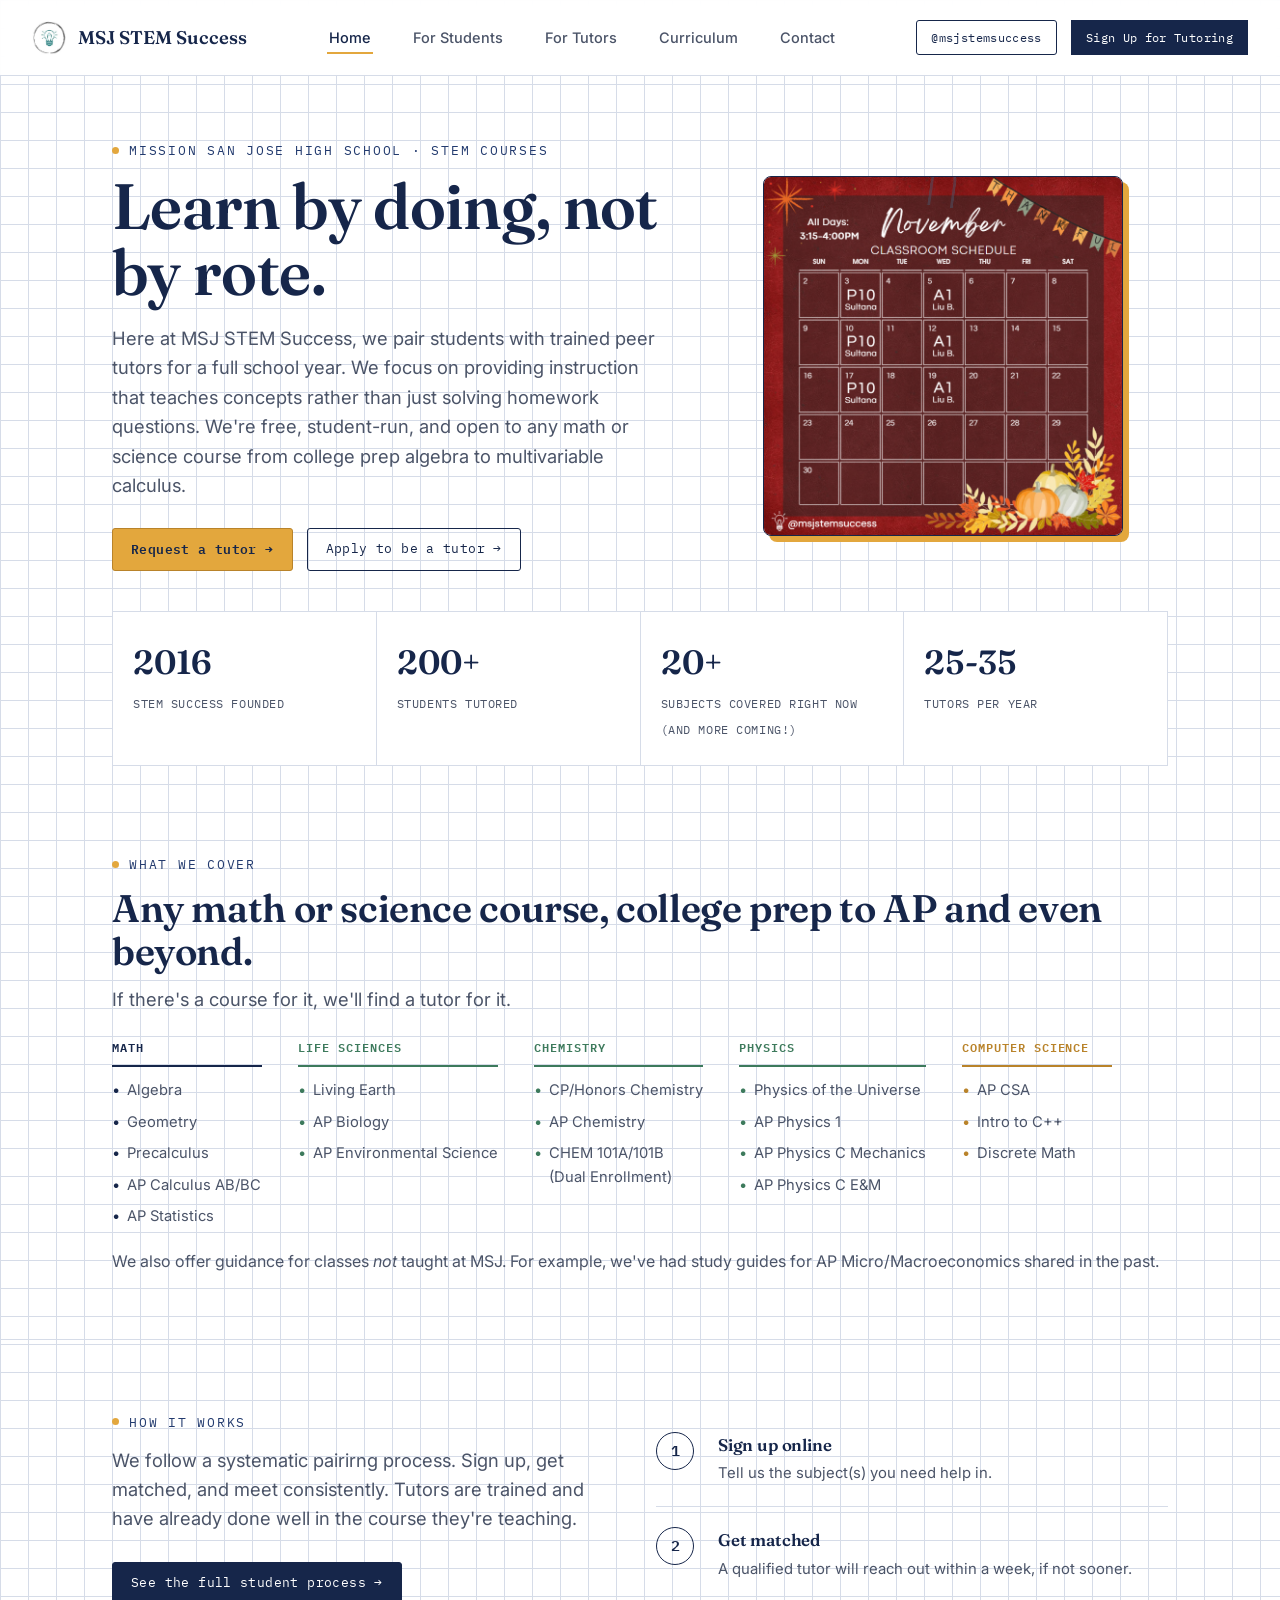
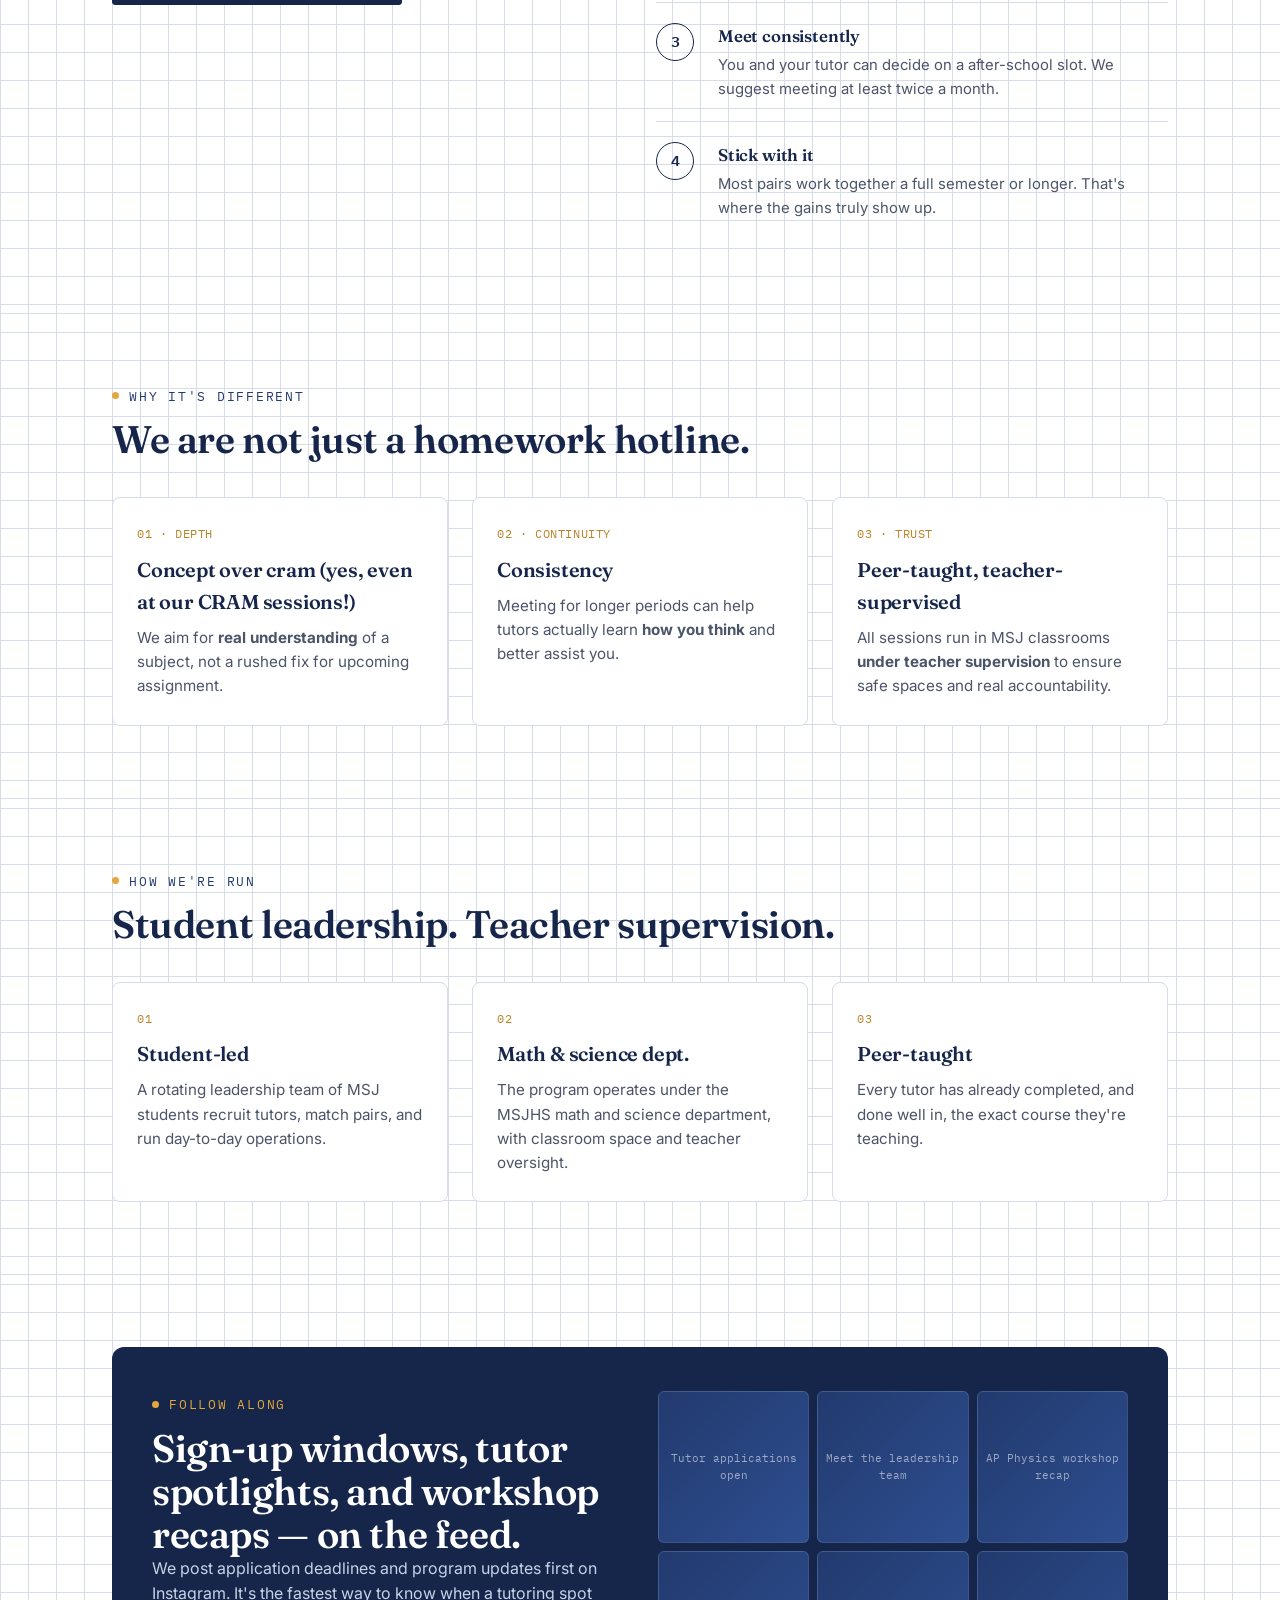
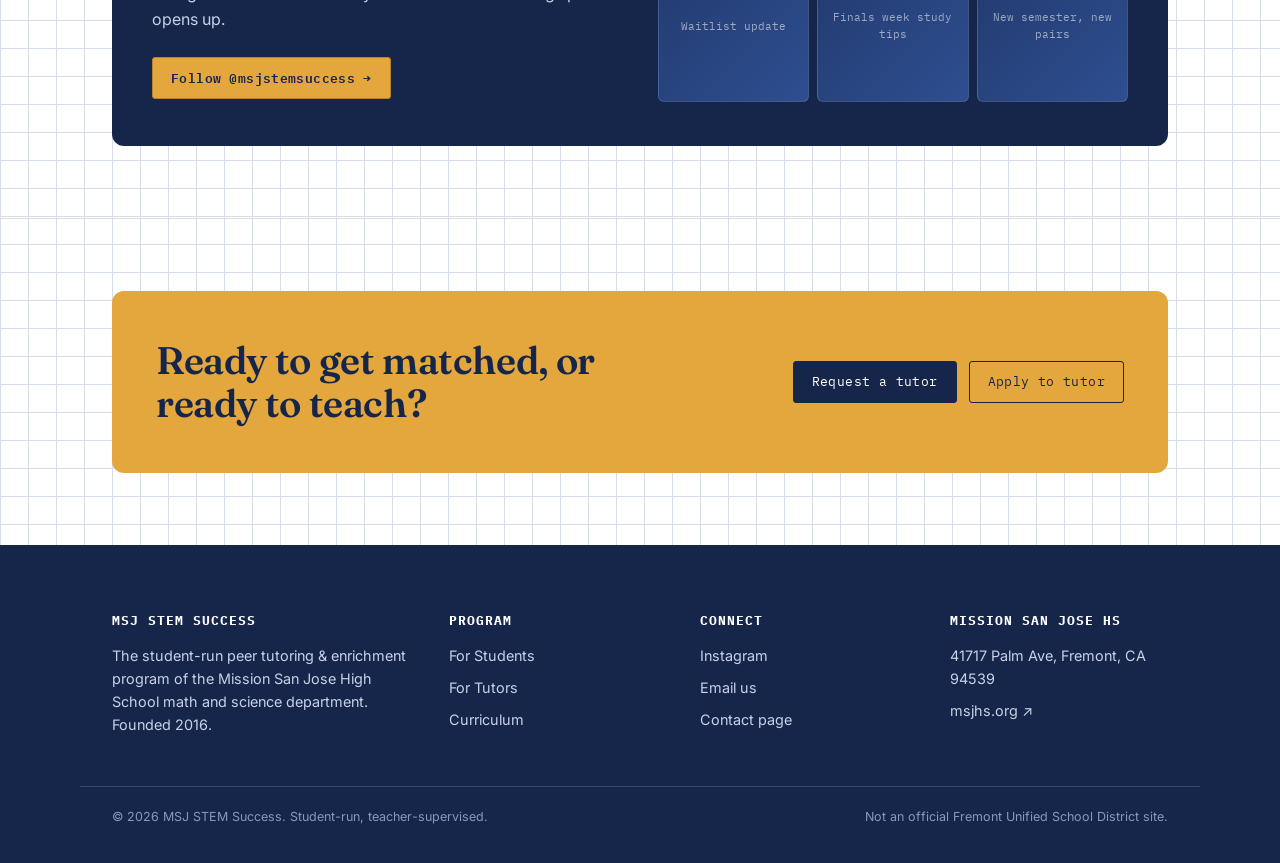
<file: index.html>
<!DOCTYPE html>
<html lang="en">
<head>
<meta charset="UTF-8">
<meta name="viewport" content="width=device-width, initial-scale=1.0">
<title>MSJ STEM Success — Peer Tutoring Organization at Mission San Jose High School</title>
<meta name="description" content="MSJ STEM Success is the student-run peer tutoring and enrichment program of the Mission San Jose High School math & science department.">
<link rel="stylesheet" href="styles.css">
<link rel="icon" type="image/jpeg" href="content/logo.jpg">
</head>
<body>

<header class="site-header">
  <nav class="nav">
    <a href="index.html" class="brand">
      <img src="content/logo.jpg" alt="MSJ STEM Success logo" class="brand-mark">
      MSJ STEM Success
    </a>
    <ul class="nav-links" id="nav-links">
      <li><a href="index.html" class="active">Home</a></li>
      <li><a href="students.html">For Students</a></li>
      <li><a href="tutors.html">For Tutors</a></li>
      <li><a href="curriculum.html">Curriculum</a></li>
      <li><a href="contact.html">Contact</a></li>
    </ul>
    <div class="nav-cta">
      <a href="https://www.instagram.com/msjstemsuccess" class="btn btn-ghost btn-sm" target="_blank" rel="noopener">@msjstemsuccess</a>
      <a href="students.html#signup" class="btn btn-primary btn-sm">Sign Up for Tutoring</a>
    </div>
    <button class="menu-toggle" aria-label="Toggle navigation menu" aria-expanded="false" aria-controls="nav-links">
      <span></span><span></span><span></span>
    </button>
  </nav>
</header>

<main>

  <!-- HERO -->
  <section class="hero">
    <div class="wrap hero-grid">
      <div>
        <p class="eyebrow">Mission San Jose High School · STEM Courses</p>
        <h1>Learn by doing, not by rote.</span></h1>
        <p class="lede hero-sub">
          Here at MSJ STEM Success, we pair students with trained peer tutors for a full school year. We focus on
          providing instruction that teaches concepts rather than just solving homework questions.
          We're free, student-run, and open to any math or science course from college prep algebra to multivariable calculus.
        </p>
        <div class="hero-ctas">
          <a href="students.html#signup" class="btn btn-gold">Request a tutor →</a>
          <a href="tutors.html#apply" class="btn btn-ghost">Apply to be a tutor →</a>
        </div>
      </div>

      <div class="equation-card">
        <div class="paperclip"></div>
        <img src="content/calendar.png" alt="Calendar" class="equation-photo">
      </div>
    </div>

    <div class="wrap">
      <div class="stat-strip">
        <div class="stat"><span class="num">2016</span><span class="label">STEM Success founded</span></div>
        <div class="stat"><span class="num">200+</span><span class="label">Students tutored</span></div>
        <div class="stat"><span class="num">20+</span><span class="label">Subjects covered right now (and more coming!)</span></div>
        <div class="stat"><span class="num">25-35</span><span class="label">Tutors per year</span></div>
      </div>
    </div>
  </section>

  <!-- SUBJECT CLOUD -->
  <section class="section section-tight">
    <div class="wrap">
      <p class="eyebrow">What we cover</p>
      <h2 style="margin-top:10px;">Any math or science course, college prep to AP and even beyond.</h2>
      <p class="lede" style="margin-top:12px;">If there's a course for it, we'll find a tutor for it.</p>
      <div class="subject-columns">
        <div class="subject-column subject-column-math">
          <h3 class="subject-column-label">Math</h3>
          <ul class="subject-list">
            <li>Algebra</li>
            <li>Geometry</li>
            <li>Precalculus</li>
            <li>AP Calculus AB/BC</li>
            <li>AP Statistics</li>
          </ul>
        </div>
        <div class="subject-column subject-column-science">
          <h3 class="subject-column-label">Life Sciences</h3>
          <ul class="subject-list">
            <li>Living Earth</li>
            <li>AP Biology</li>
            <li>AP Environmental Science</li>
          </ul>
        </div>
        <div class="subject-column subject-column-science">
          <h3 class="subject-column-label">Chemistry</h3>
          <ul class="subject-list">
            <li>CP/Honors Chemistry</li>
            <li>AP Chemistry</li>
            <li>CHEM 101A/101B<br>(Dual Enrollment)</li>
          </ul>
        </div>
        <div class="subject-column subject-column-science">
          <h3 class="subject-column-label">Physics</h3>
          <ul class="subject-list">
            <li>Physics of the Universe</li>
            <li>AP Physics 1</li>
            <li>AP Physics C Mechanics</li>
            <li>AP Physics C E&M</li>
          </ul>
        </div>
        <div class="subject-column subject-column-cs">
          <h3 class="subject-column-label">Computer Science</h3>
          <ul class="subject-list">
            <li>AP CSA</li>
            <li>Intro to C++</li>
            <li>Discrete Math</li>
          </ul>
        </div>
      </div>
      <p class="text-wide" style="margin-top:20px;">We also offer guidance for classes <em>not</em> taught at MSJ. For example, we've had study guides for AP Micro/Macroeconomics shared in the past.</p>
    </div>
  </section>

  <!-- HOW IT WORKS PREVIEW -->
  <section class="section">
    <div class="wrap grid-2">
      <div>
        <p class="eyebrow">How it works</p>
        <p class="lede" style="margin-top:14px;">
          We follow a systematic pairirng process. Sign up, get matched, and meet consistently.
          Tutors are trained and have already done well
          in the course they're teaching.
        </p>
        <a href="students.html" class="btn btn-primary" style="margin-top:10px;">See the full student process →</a>
      </div>
      <ol class="step-list">
        <li>
          <div>
            <h3>Sign up online</h3>
            <p>Tell us the subject(s) you need help in.</p>
          </div>
        </li>
        <li>
          <div>
            <h3>Get matched</h3>
            <p>A qualified tutor will reach out within a week, if not sooner.</p>
          </div>
        </li>
        <li>
          <div>
            <h3>Meet consistently</h3>
            <p>You and your tutor can decide on a after-school slot. We suggest meeting at least twice a month.</p>
          </div>
        </li>
        <li>
          <div>
            <h3>Stick with it</h3>
            <p>Most pairs work together a full semester or longer. That's where the gains truly show up.</p>
          </div>
        </li>
      </ol>
    </div>
  </section>

  <!-- WHY IT WORKS CARDS -->
  <section class="section">
    <div class="wrap">
      <p class="eyebrow">Why it's different</p>
      <h2 style="margin-top:10px; margin-bottom:36px;">We are not just a homework hotline.</h2>
      <div class="grid-3">
        <div class="card">
          <span class="card-index">01 · DEPTH</span>
          <h3>Concept over cram (yes, even at our CRAM sessions!)</h3>
          <p>We aim for <strong>real understanding</strong> of a subject, not a rushed fix for upcoming assignment.</p>
        </div>
        <div class="card">
          <span class="card-index">02 · CONTINUITY</span>
          <h3>Consistency</h3>
          <p>
             Meeting for longer periods can help tutors actually learn <strong>how you think</strong> and better assist you.</p>
        </div>
        <div class="card">
          <span class="card-index">03 · TRUST</span>
          <h3>Peer-taught, teacher-supervised</h3>
          <p>All sessions run in MSJ classrooms <strong>under teacher supervision</strong> to ensure safe spaces and real accountability.</p>
        </div>
      </div>
    </div>
  </section>

  <!-- HOW WE'RE RUN -->
  <section class="section">
    <div class="wrap">
      <p class="eyebrow">How we're run</p>
      <h2 style="margin-top:10px; margin-bottom:36px;">Student leadership. Teacher supervision.</h2>
      <div class="grid-3">
        <div class="card">
          <span class="card-index">01</span>
          <h3>Student-led</h3>
          <p>A rotating leadership team of MSJ students recruit tutors, match pairs, and run day-to-day operations.</p>
        </div>
        <div class="card">
          <span class="card-index">02</span>
          <h3>Math &amp; science dept.</h3>
          <p>The program operates under the MSJHS math and science department, with classroom space and teacher oversight.</p>
        </div>
        <div class="card">
          <span class="card-index">03</span>
          <h3>Peer-taught</h3>
          <p>Every tutor has already completed, and done well in, the exact course they're teaching.</p>
        </div>
      </div>
    </div>
  </section>

  <!-- INSTAGRAM -->
  <section class="section">
    <div class="wrap">
      <div class="ig-block">
        <div>
          <p class="eyebrow" style="color:var(--gold);">Follow along</p>
          <h2 style="margin-top:10px;">Sign-up windows, tutor spotlights, and workshop recaps &mdash; on the feed.</h2>
          <p>We post application deadlines and program updates first on Instagram. It's the fastest way to know when a tutoring spot opens up.</p>
          <a href="https://www.instagram.com/msjstemsuccess" target="_blank" rel="noopener" class="btn btn-gold" style="margin-top:8px;">Follow <span class="ig-handle" style="color:var(--navy);">@msjstemsuccess</span> →</a>
        </div>
        <div class="ig-grid">
          <div class="ig-tile">Tutor applications open</div>
          <div class="ig-tile">Meet the leadership team</div>
          <div class="ig-tile">AP Physics workshop recap</div>
          <div class="ig-tile">Waitlist update</div>
          <div class="ig-tile">Finals week study tips</div>
          <div class="ig-tile">New semester, new pairs</div>
        </div>
      </div>
    </div>
  </section>

  <!-- CTA -->
  <section class="section" style="border-bottom:none;">
    <div class="wrap">
      <div class="cta-banner">
        <h2>Ready to get matched, or ready to teach?</h2>
        <div style="display:flex; gap:12px; flex-wrap:wrap;">
          <a href="students.html#signup" class="btn btn-primary">Request a tutor</a>
          <a href="tutors.html#apply" class="btn btn-ghost" style="border-color:var(--navy);">Apply to tutor</a>
        </div>
      </div>
    </div>
  </section>

</main>

<footer class="site-footer">
  <div class="wrap footer-grid">
    <div>
      <h4>MSJ STEM Success</h4>
      <p style="color:#C7D2E8; max-width:34ch; font-size:.9rem;">
        The student-run peer tutoring &amp; enrichment program of the Mission San Jose High School
        math and science department. Founded 2016.
      </p>
    </div>
    <div>
      <h4>Program</h4>
      <ul>
        <li><a href="students.html">For Students</a></li>
        <li><a href="tutors.html">For Tutors</a></li>
        <li><a href="curriculum.html">Curriculum</a></li>
      </ul>
    </div>
    <div>
      <h4>Connect</h4>
      <ul>
        <li><a href="https://www.instagram.com/msjstemsuccess" target="_blank" rel="noopener">Instagram</a></li>
        <li><a href="mailto:msjstemsuccess@gmail.com">Email us</a></li>
        <li><a href="contact.html">Contact page</a></li>
      </ul>
    </div>
    <div>
      <h4>Mission San Jose HS</h4>
      <ul>
        <li>41717 Palm Ave, Fremont, CA 94539</li>
        <li><a href="https://fremontunified.org/msjhs" target="_blank" rel="noopener">msjhs.org ↗</a></li>
      </ul>
    </div>
  </div>
  <div class="wrap footer-bottom">
    <span>© 2026 MSJ STEM Success. Student-run, teacher-supervised.</span>
    <span>Not an official Fremont Unified School District site.</span>
  </div>
</footer>

<script src="script.js" defer></script>
</body>
</html>
</file>
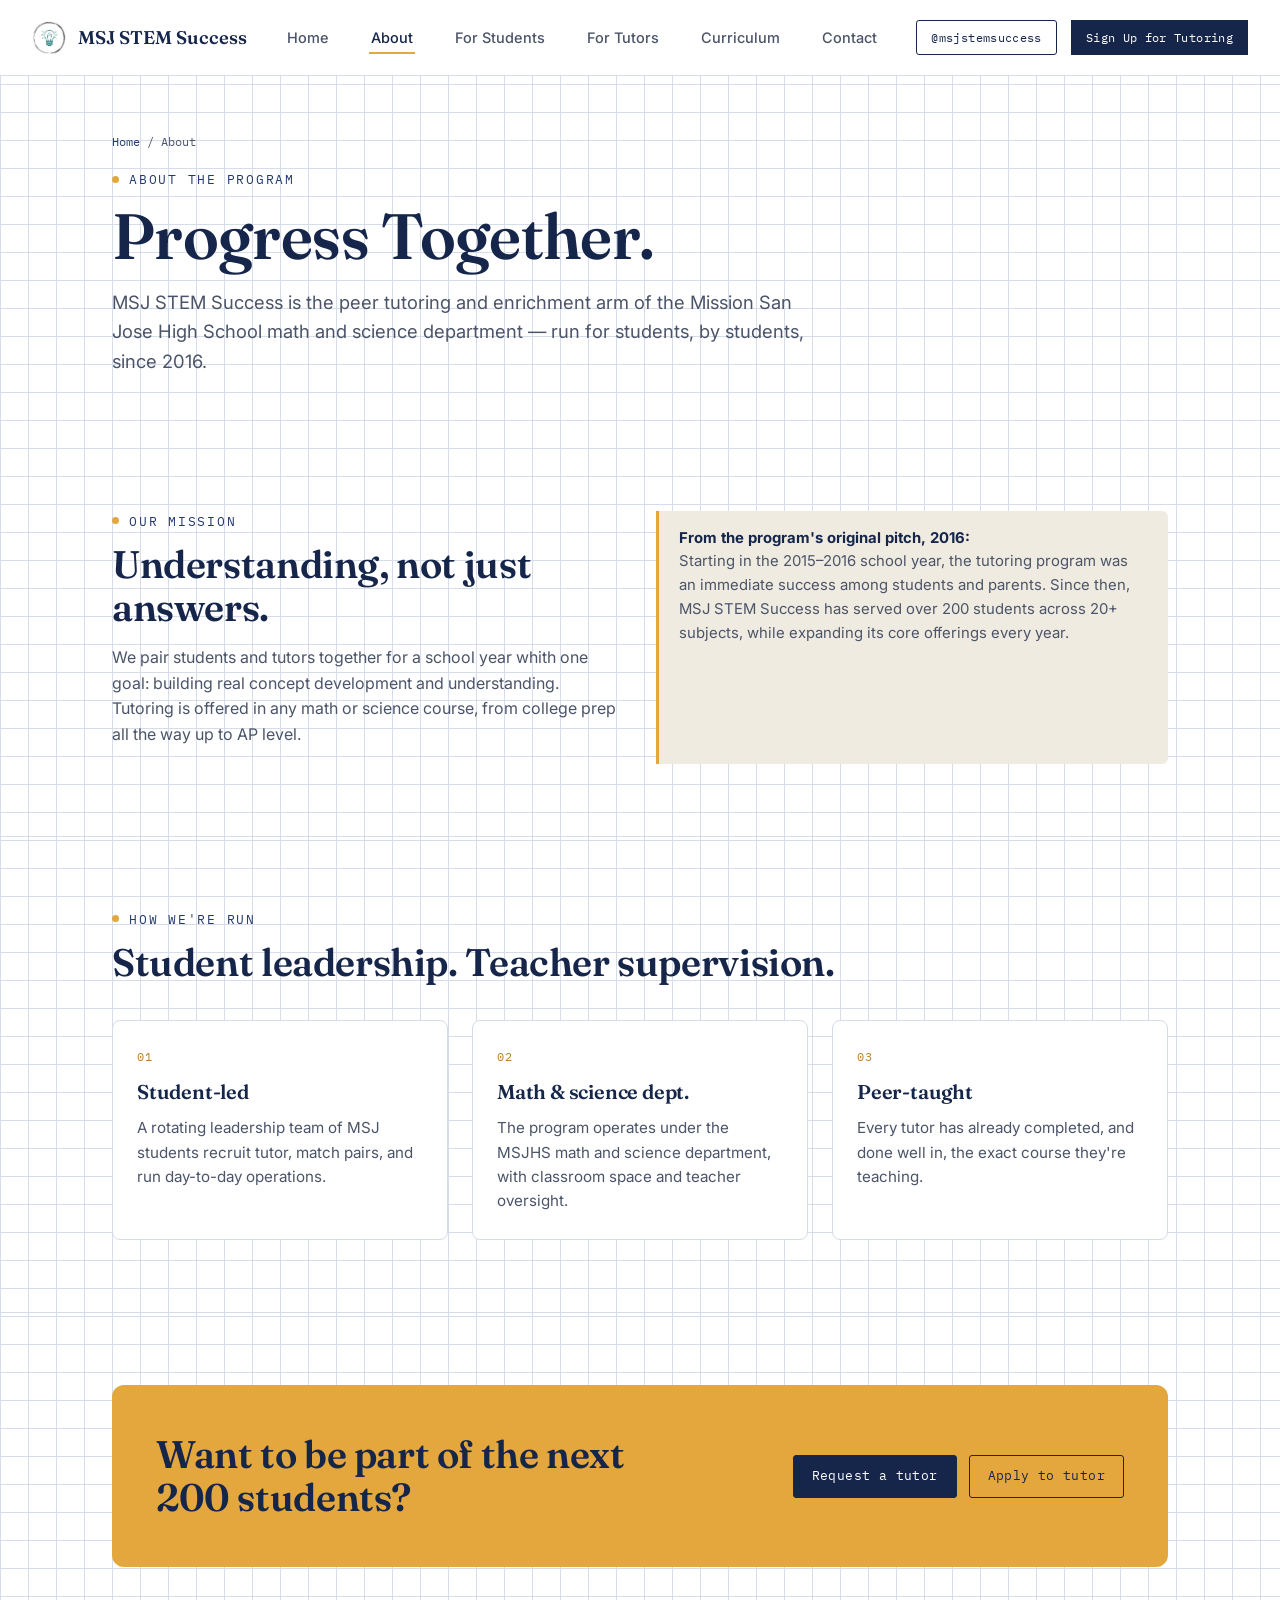
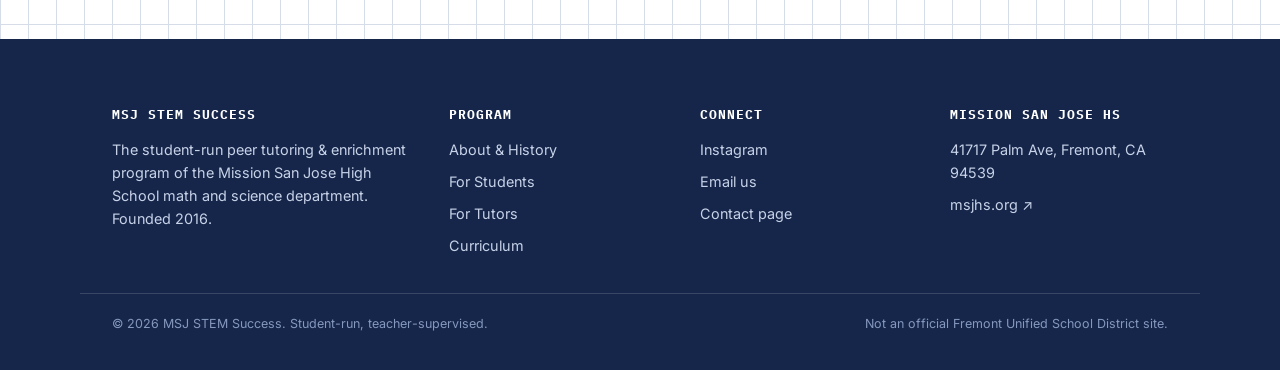
<file: about.html>
<!DOCTYPE html>
<html lang="en">
<head>
<meta charset="UTF-8">
<meta name="viewport" content="width=device-width, initial-scale=1.0">
<title>About — MSJ STEM Success</title>
<meta name="description" content="The history and mission behind MSJ STEM Success, the peer tutoring program of the Mission San Jose High School math & science department.">
<link rel="stylesheet" href="styles.css">
<link rel="icon" type="image/jpeg" href="content/logo.jpg">
</head>
<body>

<header class="site-header">
  <nav class="nav">
    <a href="index.html" class="brand">
      <img src="content/logo.jpg" alt="MSJ STEM Success logo" class="brand-mark">
      MSJ STEM Success
    </a>
    <ul class="nav-links" id="nav-links">
      <li><a href="index.html">Home</a></li>
      <li><a href="about.html" class="active">About</a></li>
      <li><a href="students.html">For Students</a></li>
      <li><a href="tutors.html">For Tutors</a></li>
      <li><a href="curriculum.html">Curriculum</a></li>
      <li><a href="contact.html">Contact</a></li>
    </ul>
    <div class="nav-cta">
      <a href="https://www.instagram.com/msjstemsuccess" class="btn btn-ghost btn-sm" target="_blank" rel="noopener">@msjstemsuccess</a>
      <a href="students.html#signup" class="btn btn-primary btn-sm">Sign Up for Tutoring</a>
    </div>
    <button class="menu-toggle" aria-label="Toggle navigation menu" aria-expanded="false" aria-controls="nav-links">
      <span></span><span></span><span></span>
    </button>
  </nav>
</header>

<main>

  <section class="page-hero">
    <div class="wrap">
      <div class="breadcrumb"><a href="index.html">Home</a> / About</div>
      <p class="eyebrow">About the program</p>
      <h1 style="margin-top:14px;">Progress Together.</h1>
      <p class="lede" style="margin-top:18px; max-width:60ch;">
        MSJ STEM Success is the peer tutoring and enrichment arm of the Mission San Jose High School
        math and science department &mdash; run for students, by students, since 2016.
      </p>
    </div>
  </section>

  <section class="section">
    <div class="wrap grid-2">
      <div>
        <p class="eyebrow">Our mission</p>
        <h2 style="margin-top:10px;">Understanding, not just answers.</h2>
        <p style="margin-top:16px;">
          We pair students and tutors together for a school year whith one goal:
          building real concept development and understanding. Tutoring is offered in any math or science course, from college
          prep all the way up to AP level.
        </p>
      </div>
      <div class="margin-note">
        <b>From the program's original pitch, 2016:</b><br>
        Starting in the 2015&ndash;2016 school year, the tutoring program
        was an immediate success among students and parents. Since then, MSJ STEM Success has
        served over 200 students across 20+ subjects, while expanding its core offerings
        every year.
      </div>
    </div>
  </section>

  <section class="section">
    <div class="wrap">
      <p class="eyebrow">How we're run</p>
      <h2 style="margin-top:10px; margin-bottom:36px;">Student leadership. Teacher supervision.</h2>
      <div class="grid-3">
        <div class="card">
          <span class="card-index">01</span>
          <h3>Student-led</h3>
          <p>A rotating leadership team of MSJ students recruit tutor, match pairs, and run day-to-day operations.</p>
        </div>
        <div class="card">
          <span class="card-index">02</span>
          <h3>Math &amp; science dept.</h3>
          <p>The program operates under the MSJHS math and science department, with classroom space and teacher oversight.</p>
        </div>
        <div class="card">
          <span class="card-index">03</span>
          <h3>Peer-taught</h3>
          <p>Every tutor has already completed, and done well in, the exact course they're teaching.</p>
        </div>
      </div>
    </div>
  </section>

  <section class="section" style="border-bottom:none;">
    <div class="wrap">
      <div class="cta-banner">
        <h2>Want to be part of the next 200 students?</h2>
        <div style="display:flex; gap:12px; flex-wrap:wrap;">
          <a href="students.html#signup" class="btn btn-primary">Request a tutor</a>
          <a href="tutors.html#apply" class="btn btn-ghost" style="border-color:var(--navy);">Apply to tutor</a>
        </div>
      </div>
    </div>
  </section>

</main>

<footer class="site-footer">
  <div class="wrap footer-grid">
    <div>
      <h4>MSJ STEM Success</h4>
      <p style="color:#C7D2E8; max-width:34ch; font-size:.9rem;">
        The student-run peer tutoring &amp; enrichment program of the Mission San Jose High School
        math and science department. Founded 2016.
      </p>
    </div>
    <div>
      <h4>Program</h4>
      <ul>
        <li><a href="about.html">About &amp; History</a></li>
        <li><a href="students.html">For Students</a></li>
        <li><a href="tutors.html">For Tutors</a></li>
        <li><a href="curriculum.html">Curriculum</a></li>
      </ul>
    </div>
    <div>
      <h4>Connect</h4>
      <ul>
        <li><a href="https://www.instagram.com/msjstemsuccess" target="_blank" rel="noopener">Instagram</a></li>
        <li><a href="mailto:msjstemsuccess@gmail.com">Email us</a></li>
        <li><a href="contact.html">Contact page</a></li>
      </ul>
    </div>
    <div>
      <h4>Mission San Jose HS</h4>
      <ul>
        <li>41717 Palm Ave, Fremont, CA 94539</li>
        <li><a href="https://fremontunified.org/msjhs" target="_blank" rel="noopener">msjhs.org ↗</a></li>
      </ul>
    </div>
  </div>
  <div class="wrap footer-bottom">
    <span>© 2026 MSJ STEM Success. Student-run, teacher-supervised.</span>
    <span>Not an official Fremont Unified School District site.</span>
  </div>
</footer>

<script src="script.js" defer></script>
</body>
</html>
</file>
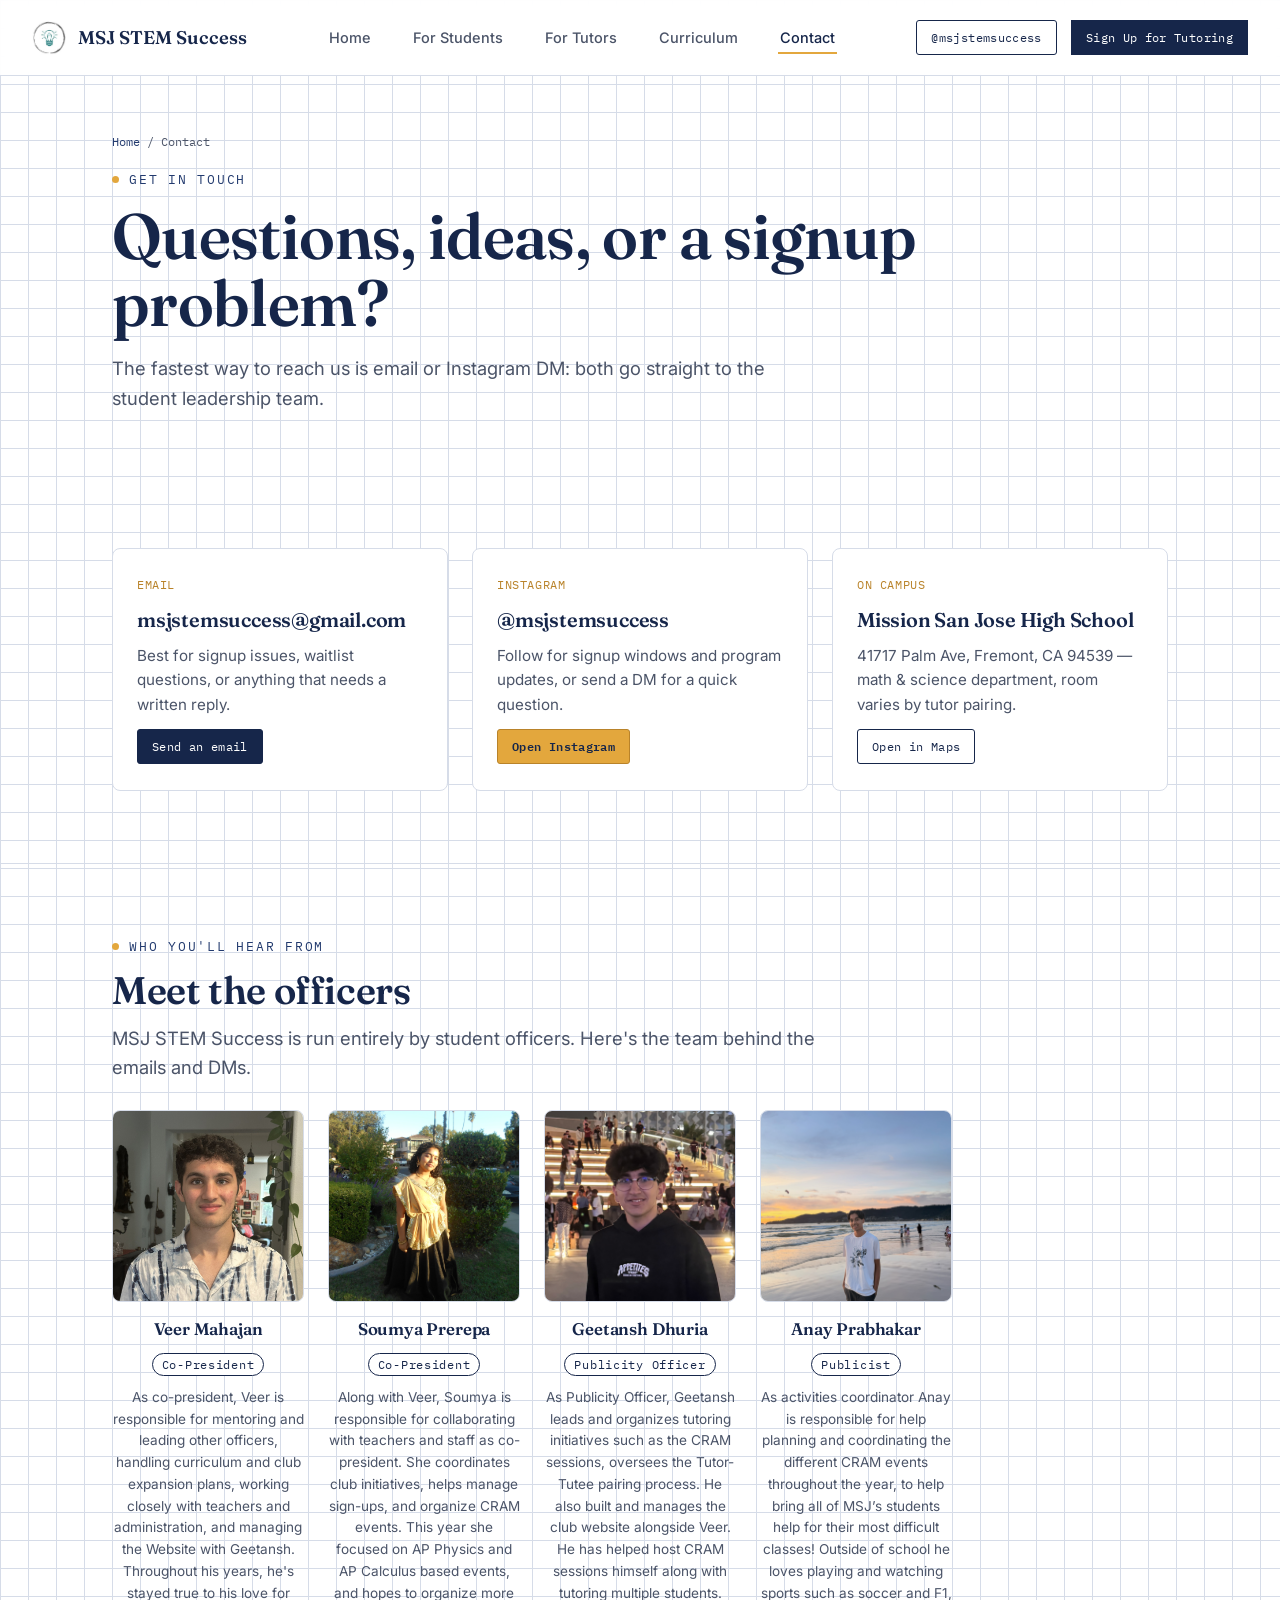
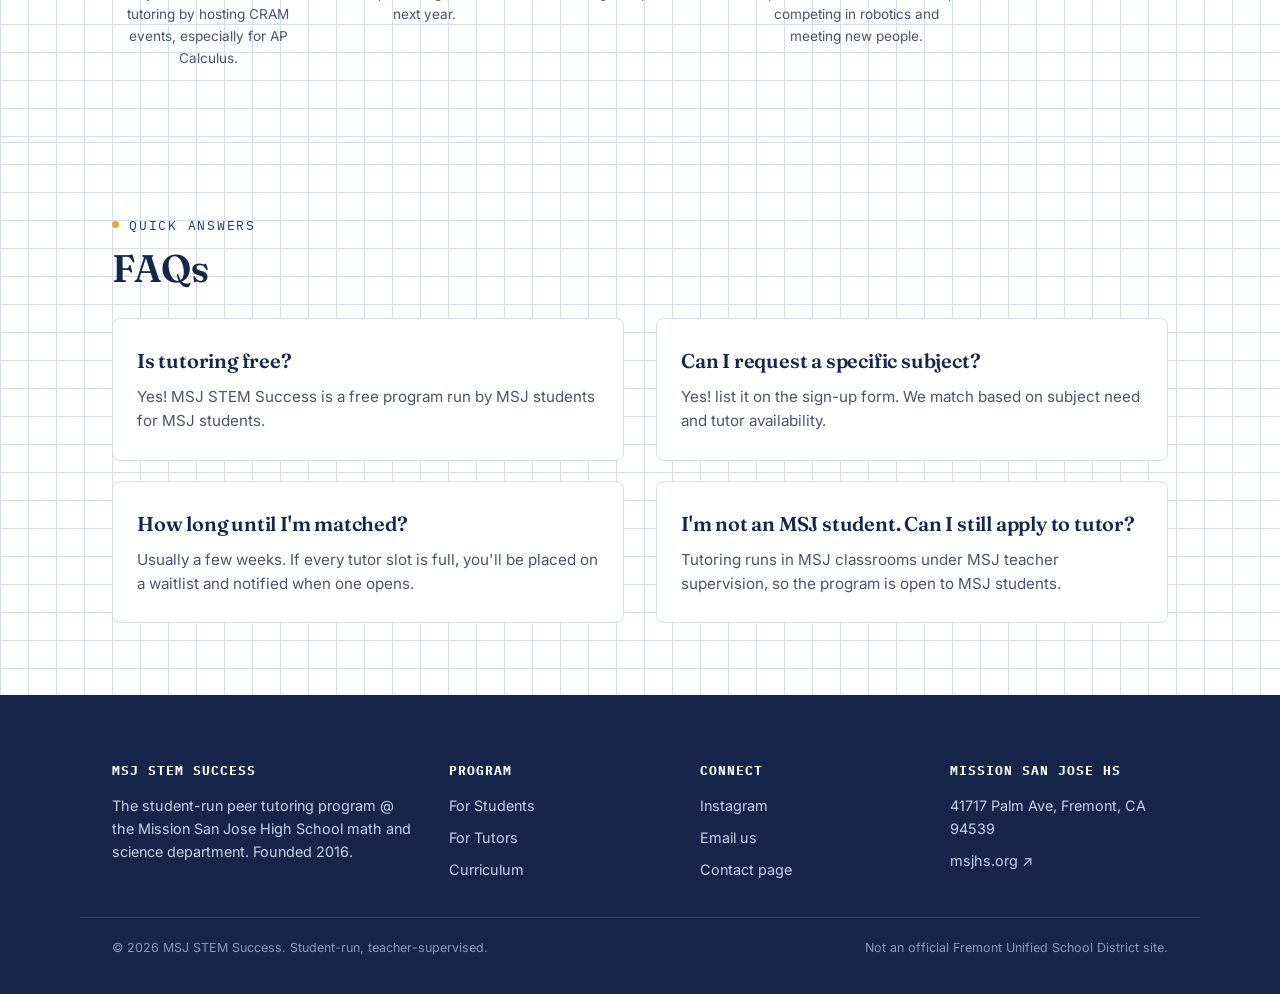
<file: contact.html>
<!DOCTYPE html>
<html lang="en">
<head>
<meta charset="UTF-8">
<meta name="viewport" content="width=device-width, initial-scale=1.0">
<title>Contact — MSJ STEM Success</title>
<meta name="description" content="Get in touch with MSJ STEM Success by email or Instagram, or find the program's home at Mission San Jose High School.">
<link rel="stylesheet" href="styles.css">
<link rel="icon" type="image/jpeg" href="content/logo.jpg">
</head>
<body>

<header class="site-header">
  <nav class="nav">
    <a href="index.html" class="brand">
      <img src="content/logo.jpg" alt="MSJ STEM Success logo" class="brand-mark">
      MSJ STEM Success
    </a>
    <ul class="nav-links" id="nav-links">
      <li><a href="index.html">Home</a></li>
      <li><a href="students.html">For Students</a></li>
      <li><a href="tutors.html">For Tutors</a></li>
      <li><a href="curriculum.html">Curriculum</a></li>
      <li><a href="contact.html" class="active">Contact</a></li>
    </ul>
    <div class="nav-cta">
      <a href="https://www.instagram.com/msjstemsuccess" class="btn btn-ghost btn-sm" target="_blank" rel="noopener">@msjstemsuccess</a>
      <a href="students.html#signup" class="btn btn-primary btn-sm">Sign Up for Tutoring</a>
    </div>
    <button class="menu-toggle" aria-label="Toggle navigation menu" aria-expanded="false" aria-controls="nav-links">
      <span></span><span></span><span></span>
    </button>
  </nav>
</header>

<main>

  <section class="page-hero">
    <div class="wrap">
      <div class="breadcrumb"><a href="index.html">Home</a> / Contact</div>
      <p class="eyebrow">Get in touch</p>
      <h1 style="margin-top:14px;">Questions, ideas, or a signup problem?</h1>
      <p class="lede" style="margin-top:18px; max-width:60ch;">
        The fastest way to reach us is email or Instagram DM: both go straight to the
        student leadership team.
      </p>
    </div>
  </section>

  <section class="section">
    <div class="wrap grid-3" style="grid-template-columns:repeat(3,1fr);">
      <div class="card">
        <span class="card-index">EMAIL</span>
        <h3>msjstemsuccess@gmail.com</h3>
        <p>Best for signup issues, waitlist questions, or anything that needs a written reply.</p>
        <a href="mailto:msjstemsuccess@gmail.com" class="btn btn-primary btn-sm" style="margin-top:12px;">Send an email</a>
      </div>
      <div class="card">
        <span class="card-index">INSTAGRAM</span>
        <h3>@msjstemsuccess</h3>
        <p>Follow for signup windows and program updates, or send a DM for a quick question.</p>
        <a href="https://www.instagram.com/msjstemsuccess" target="_blank" rel="noopener" class="btn btn-gold btn-sm" style="margin-top:12px;">Open Instagram</a>
      </div>
      <div class="card">
        <span class="card-index">ON CAMPUS</span>
        <h3>Mission San Jose High School</h3>
        <p>41717 Palm Ave, Fremont, CA 94539 &mdash; math &amp; science department, room varies by tutor pairing.</p>
        <a href="https://goo.gl/maps/hhtv53jRaCpZN4GF7" target="_blank" rel="noopener" class="btn btn-ghost btn-sm" style="margin-top:12px;">Open in Maps</a>
      </div>
    </div>
  </section>

  <!-- Officers -->
  <section class="section">
    <div class="wrap">
      <p class="eyebrow">Who you'll hear from</p>
      <h2 style="margin-top:10px; margin-bottom:12px;">Meet the officers</h2>
      <p class="lede" style="max-width:60ch; margin-bottom:28px;">
        MSJ STEM Success is run entirely by student officers. Here's the team behind the emails
        and DMs.
      </p>
      <div class="team-grid">
        <div class="team-card">
          <img src="content/veerpic.jpg" alt="Veer Mahajan" class="team-photo">
          <h3>Veer Mahajan</h3>
          <span class="tag">Co-President</span>
          <p class="team-bio">As co-president, Veer is responsible for mentoring and leading other officers, handling curriculum and club expansion plans, working closely with teachers and administration, and managing the Website with Geetansh. Throughout his years, he's stayed true to his love for tutoring by hosting CRAM events, especially for AP Calculus.</p>
        </div>
        <div class="team-card">
          <img src="content/Soumya.jpg" alt="Soumya Prerepa" class="team-photo">
          <h3>Soumya Prerepa</h3>
          <span class="tag">Co-President</span>
          <p class="team-bio"> Along with Veer, Soumya is responsible for collaborating with teachers and staff as co-president. She coordinates club initiatives, helps manage sign-ups, and organize CRAM events. This year she focused on AP Physics and AP Calculus based events, and hopes to organize more next year.</p>
        </div>
        <div class="team-card">
          <img src="content/gdpic.jpg" alt="Geetansh Dhuria" class="team-photo">
          <h3>Geetansh Dhuria</h3>
          <span class="tag">Publicity Officer</span>
          <p class="team-bio">
            As Publicity Officer, Geetansh leads and organizes tutoring initiatives such as the CRAM sessions, oversees the Tutor-Tutee pairing process. He also built and manages the club website alongside Veer. He has helped host CRAM sessions himself along with tutoring multiple students.</p>

        </div>
        <div class="team-card">
          <img src="content/Anay.jpg" alt="Anay Prabhakar" class="team-photo">
          <h3>Anay Prabhakar</h3>
          <span class="tag">Publicist</span>
          <p class="team-bio">
            As activities coordinator Anay is responsible for help planning and coordinating the different CRAM events throughout the year, to help bring all of MSJ’s students help for their most difficult classes! Outside of school he loves playing and watching sports such as soccer and F1, competing in robotics and meeting new people.
          </p>
        </div>
      </div>
    </div>
  </section>

  <!-- FAQ -->
  <section class="section" style="border-bottom:none;">
    <div class="wrap">
      <p class="eyebrow">Quick answers</p>
      <h2 style="margin-top:10px; margin-bottom:28px;">FAQs</h2>
      <div class="grid-2">
        <div>
          <div class="card" style="margin-bottom:20px;">
            <h3>Is tutoring free?</h3>
            <p>Yes! MSJ STEM Success is a free program run by MSJ students for MSJ students.</p>
          </div>
          <div class="card">
            <h3>How long until I'm matched?</h3>
            <p>Usually a few weeks. If every tutor slot is full, you'll be placed on a waitlist and notified when one opens.</p>
          </div>
        </div>
        <div>
          <div class="card" style="margin-bottom:20px;">
            <h3>Can I request a specific subject?</h3>
            <p>Yes! list it on the sign-up form. We match based on subject need and tutor availability.</p>
          </div>
          <div class="card">
            <h3>I'm not an MSJ student. Can I still apply to tutor?</h3>
            <p>Tutoring runs in MSJ classrooms under MSJ teacher supervision, so the program is open to MSJ students.</p>
          </div>
        </div>
      </div>
    </div>
  </section>

</main>

<footer class="site-footer">
  <div class="wrap footer-grid">
    <div>
      <h4>MSJ STEM Success</h4>
      <p style="color:#C7D2E8; max-width:34ch; font-size:.9rem;">
        The student-run peer tutoring program @ the Mission San Jose High School
        math and science department. Founded 2016.
      </p>
    </div>
    <div>
      <h4>Program</h4>
      <ul>
        <li><a href="students.html">For Students</a></li>
        <li><a href="tutors.html">For Tutors</a></li>
        <li><a href="curriculum.html">Curriculum</a></li>
      </ul>
    </div>
    <div>
      <h4>Connect</h4>
      <ul>
        <li><a href="https://www.instagram.com/msjstemsuccess" target="_blank" rel="noopener">Instagram</a></li>
        <li><a href="mailto:msjstemsuccess@gmail.com">Email us</a></li>
        <li><a href="contact.html">Contact page</a></li>
      </ul>
    </div>
    <div>
      <h4>Mission San Jose HS</h4>
      <ul>
        <li>41717 Palm Ave, Fremont, CA 94539</li>
        <li><a href="https://fremontunified.org/msjhs" target="_blank" rel="noopener">msjhs.org ↗</a></li>
      </ul>
    </div>
  </div>
  <div class="wrap footer-bottom">
    <span>© 2026 MSJ STEM Success. Student-run, teacher-supervised.</span>
    <span>Not an official Fremont Unified School District site.</span>
  </div>
</footer>

<script src="script.js" defer></script>
</body>
</html>
</file>
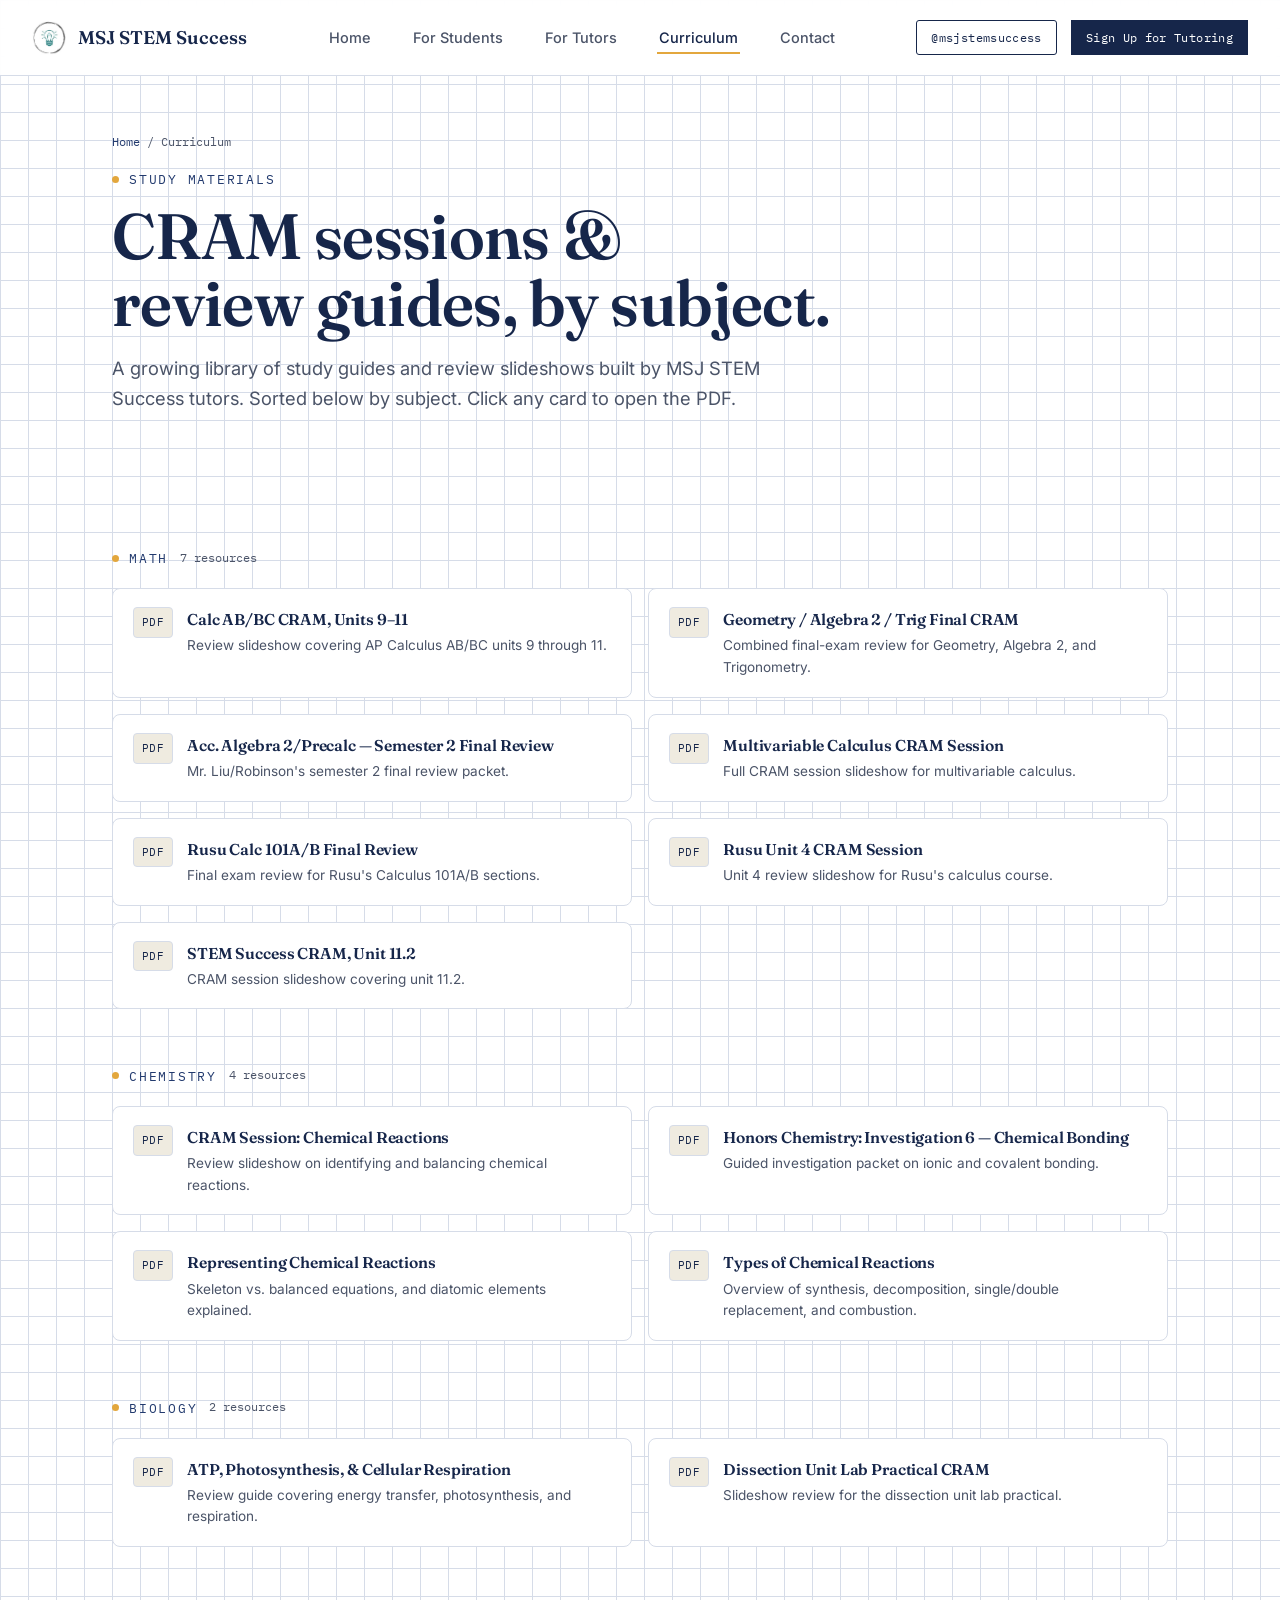
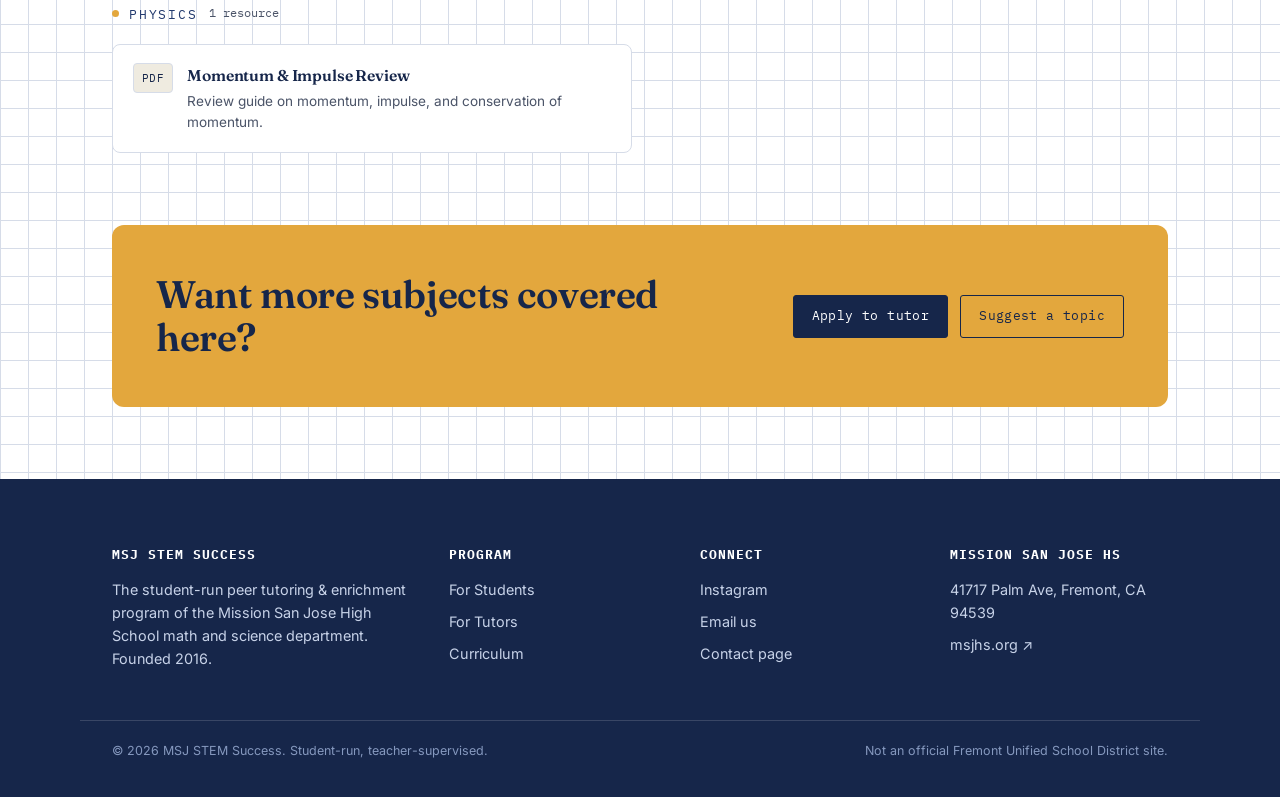
<file: curriculum.html>
<!DOCTYPE html>
<html lang="en">
<head>
<meta charset="UTF-8">
<meta name="viewport" content="width=device-width, initial-scale=1.0">
<title>Curriculum — MSJ STEM Success</title>
<meta name="description" content="CRAM sessions, review guides, and study materials from MSJ STEM Success, organized by subject: Math, Chemistry, Biology, and Physics.">
<link rel="stylesheet" href="styles.css">
<link rel="icon" type="image/jpeg" href="content/logo.jpg">
</head>
<body>

<header class="site-header">
  <nav class="nav">
    <a href="index.html" class="brand">
      <img src="content/logo.jpg" alt="MSJ STEM Success logo" class="brand-mark">
      MSJ STEM Success
    </a>
    <ul class="nav-links" id="nav-links">
      <li><a href="index.html">Home</a></li>
      <li><a href="students.html">For Students</a></li>
      <li><a href="tutors.html">For Tutors</a></li>
      <li><a href="curriculum.html" class="active">Curriculum</a></li>
      <li><a href="contact.html">Contact</a></li>
    </ul>
    <div class="nav-cta">
      <a href="https://www.instagram.com/msjstemsuccess" class="btn btn-ghost btn-sm" target="_blank" rel="noopener">@msjstemsuccess</a>
      <a href="students.html#signup" class="btn btn-primary btn-sm">Sign Up for Tutoring</a>
    </div>
    <button class="menu-toggle" aria-label="Toggle navigation menu" aria-expanded="false" aria-controls="nav-links">
      <span></span><span></span><span></span>
    </button>
  </nav>
</header>

<main>

  <section class="page-hero">
    <div class="wrap">
      <div class="breadcrumb"><a href="index.html">Home</a> / Curriculum</div>
      <p class="eyebrow">Study materials</p>
      <h1 style="margin-top:14px;">CRAM sessions &amp;<br>review guides, by subject.</h1>
      <p class="lede" style="margin-top:18px; max-width:60ch;">
        A growing library of study guides and review slideshows built by MSJ STEM Success tutors.
        Sorted below by subject. Click any card to open the PDF.
      </p>
    </div>
  </section>

  <section class="section" style="border-bottom:none;">
    <div class="wrap">

      <div class="subject-block">
        <div class="subject-block-head">
          <p class="eyebrow" style="margin:0;">Math</p>
          <span class="subject-count">7 resources</span>
        </div>
        <div class="resource-grid">
          <a class="resource-card" href="Curriculum/Math/Calc%20AB_BC%20CRAM%209_10-11.pdf" target="_blank" rel="noopener">
            <span class="resource-icon">PDF</span>
            <div>
              <h3>Calc AB/BC CRAM, Units 9&ndash;11</h3>
              <p>Review slideshow covering AP Calculus AB/BC units 9 through 11.</p>
            </div>
          </a>
          <a class="resource-card" href="Curriculum/Math/Geo_A2_Trig%20Final%20CRAM.pdf" target="_blank" rel="noopener">
            <span class="resource-icon">PDF</span>
            <div>
              <h3>Geometry / Algebra 2 / Trig Final CRAM</h3>
              <p>Combined final-exam review for Geometry, Algebra 2, and Trigonometry.</p>
            </div>
          </a>
          <a class="resource-card" href="Curriculum/Math/Mr%20Liu_Robinson%20Acc%20Alg2_Precalc%20-%20Semester%202%20FINAL%20REVIEW.pdf" target="_blank" rel="noopener">
            <span class="resource-icon">PDF</span>
            <div>
              <h3>Acc. Algebra 2/Precalc &mdash; Semester 2 Final Review</h3>
              <p>Mr. Liu/Robinson's semester 2 final review packet.</p>
            </div>
          </a>
          <a class="resource-card" href="Curriculum/Math/MultiVar%20CRAM%20Session.pdf" target="_blank" rel="noopener">
            <span class="resource-icon">PDF</span>
            <div>
              <h3>Multivariable Calculus CRAM Session</h3>
              <p>Full CRAM session slideshow for multivariable calculus.</p>
            </div>
          </a>
          <a class="resource-card" href="Curriculum/Math/Rusu%20Calc%20101A_B%20Final.pdf" target="_blank" rel="noopener">
            <span class="resource-icon">PDF</span>
            <div>
              <h3>Rusu Calc 101A/B Final Review</h3>
              <p>Final exam review for Rusu's Calculus 101A/B sections.</p>
            </div>
          </a>
          <a class="resource-card" href="Curriculum/Math/Rusu%20Unit%204%20CRAM%20Session.pdf" target="_blank" rel="noopener">
            <span class="resource-icon">PDF</span>
            <div>
              <h3>Rusu Unit 4 CRAM Session</h3>
              <p>Unit 4 review slideshow for Rusu's calculus course.</p>
            </div>
          </a>
          <a class="resource-card" href="Curriculum/STEM%20Success%20CRAM%2011_2.pdf" target="_blank" rel="noopener">
            <span class="resource-icon">PDF</span>
            <div>
              <h3>STEM Success CRAM, Unit 11.2</h3>
              <p>CRAM session slideshow covering unit 11.2.</p>
            </div>
          </a>
        </div>
      </div>

      <div class="subject-block">
        <div class="subject-block-head">
          <p class="eyebrow" style="margin:0;">Chemistry</p>
          <span class="subject-count">4 resources</span>
        </div>
        <div class="resource-grid">
          <a class="resource-card" href="Curriculum/Chemistry/CRAM%20Session%20-%20Chemical%20Reactions.pdf" target="_blank" rel="noopener">
            <span class="resource-icon">PDF</span>
            <div>
              <h3>CRAM Session: Chemical Reactions</h3>
              <p>Review slideshow on identifying and balancing chemical reactions.</p>
            </div>
          </a>
          <a class="resource-card" href="Curriculum/Chemistry/HONORS%20CHEMISTRY%20INVESTIGATION%206_%20Chemical%20Bonding.pdf" target="_blank" rel="noopener">
            <span class="resource-icon">PDF</span>
            <div>
              <h3>Honors Chemistry: Investigation 6 &mdash; Chemical Bonding</h3>
              <p>Guided investigation packet on ionic and covalent bonding.</p>
            </div>
          </a>
          <a class="resource-card" href="Curriculum/Chemistry/Representing%20Chemical%20Reactions_%20Skeleton%20and%20Balanced%20Equations%2C%20Diatomic%20Elements.pdf" target="_blank" rel="noopener">
            <span class="resource-icon">PDF</span>
            <div>
              <h3>Representing Chemical Reactions</h3>
              <p>Skeleton vs. balanced equations, and diatomic elements explained.</p>
            </div>
          </a>
          <a class="resource-card" href="Curriculum/Chemistry/Types%20of%20Chemical%20Reactions.pdf" target="_blank" rel="noopener">
            <span class="resource-icon">PDF</span>
            <div>
              <h3>Types of Chemical Reactions</h3>
              <p>Overview of synthesis, decomposition, single/double replacement, and combustion.</p>
            </div>
          </a>
        </div>
      </div>

      <div class="subject-block">
        <div class="subject-block-head">
          <p class="eyebrow" style="margin:0;">Biology</p>
          <span class="subject-count">2 resources</span>
        </div>
        <div class="resource-grid">
          <a class="resource-card" href="Curriculum/Biology/ATP%2C%20Photosynthesis%2C%20%20%26%20Cellular%20Respiration.pdf" target="_blank" rel="noopener">
            <span class="resource-icon">PDF</span>
            <div>
              <h3>ATP, Photosynthesis, &amp; Cellular Respiration</h3>
              <p>Review guide covering energy transfer, photosynthesis, and respiration.</p>
            </div>
          </a>
          <a class="resource-card" href="Curriculum/Biology/Dissection%20unit%20Lab%20Practical%20CRAM%20slideshow.pdf" target="_blank" rel="noopener">
            <span class="resource-icon">PDF</span>
            <div>
              <h3>Dissection Unit Lab Practical CRAM</h3>
              <p>Slideshow review for the dissection unit lab practical.</p>
            </div>
          </a>
        </div>
      </div>

      <div class="subject-block">
        <div class="subject-block-head">
          <p class="eyebrow" style="margin:0;">Physics</p>
          <span class="subject-count">1 resource</span>
        </div>
        <div class="resource-grid">
          <a class="resource-card" href="Curriculum/Physics/Momentum_Impulse%20review.pdf" target="_blank" rel="noopener">
            <span class="resource-icon">PDF</span>
            <div>
              <h3>Momentum &amp; Impulse Review</h3>
              <p>Review guide on momentum, impulse, and conservation of momentum.</p>
            </div>
          </a>
        </div>
      </div>

    </div>
  </section>

  <section class="section" style="border-bottom:none; padding-top:0;">
    <div class="wrap">
      <div class="cta-banner">
        <h2>Want more subjects covered here?</h2>
        <div style="display:flex; gap:12px; flex-wrap:wrap;">
          <a href="tutors.html#apply" class="btn btn-primary">Apply to tutor</a>
          <a href="contact.html" class="btn btn-ghost" style="border-color:var(--navy);">Suggest a topic</a>
        </div>
      </div>
    </div>
  </section>

</main>

<footer class="site-footer">
  <div class="wrap footer-grid">
    <div>
      <h4>MSJ STEM Success</h4>
      <p style="color:#C7D2E8; max-width:34ch; font-size:.9rem;">
        The student-run peer tutoring &amp; enrichment program of the Mission San Jose High School
        math and science department. Founded 2016.
      </p>
    </div>
    <div>
      <h4>Program</h4>
      <ul>
        <li><a href="students.html">For Students</a></li>
        <li><a href="tutors.html">For Tutors</a></li>
        <li><a href="curriculum.html">Curriculum</a></li>
      </ul>
    </div>
    <div>
      <h4>Connect</h4>
      <ul>
        <li><a href="https://www.instagram.com/msjstemsuccess" target="_blank" rel="noopener">Instagram</a></li>
        <li><a href="mailto:msjstemsuccess@gmail.com">Email us</a></li>
        <li><a href="contact.html">Contact page</a></li>
      </ul>
    </div>
    <div>
      <h4>Mission San Jose HS</h4>
      <ul>
        <li>41717 Palm Ave, Fremont, CA 94539</li>
        <li><a href="https://fremontunified.org/msjhs" target="_blank" rel="noopener">msjhs.org ↗</a></li>
      </ul>
    </div>
  </div>
  <div class="wrap footer-bottom">
    <span>© 2026 MSJ STEM Success. Student-run, teacher-supervised.</span>
    <span>Not an official Fremont Unified School District site.</span>
  </div>
</footer>

<script src="script.js" defer></script>
</body>
</html>
</file>
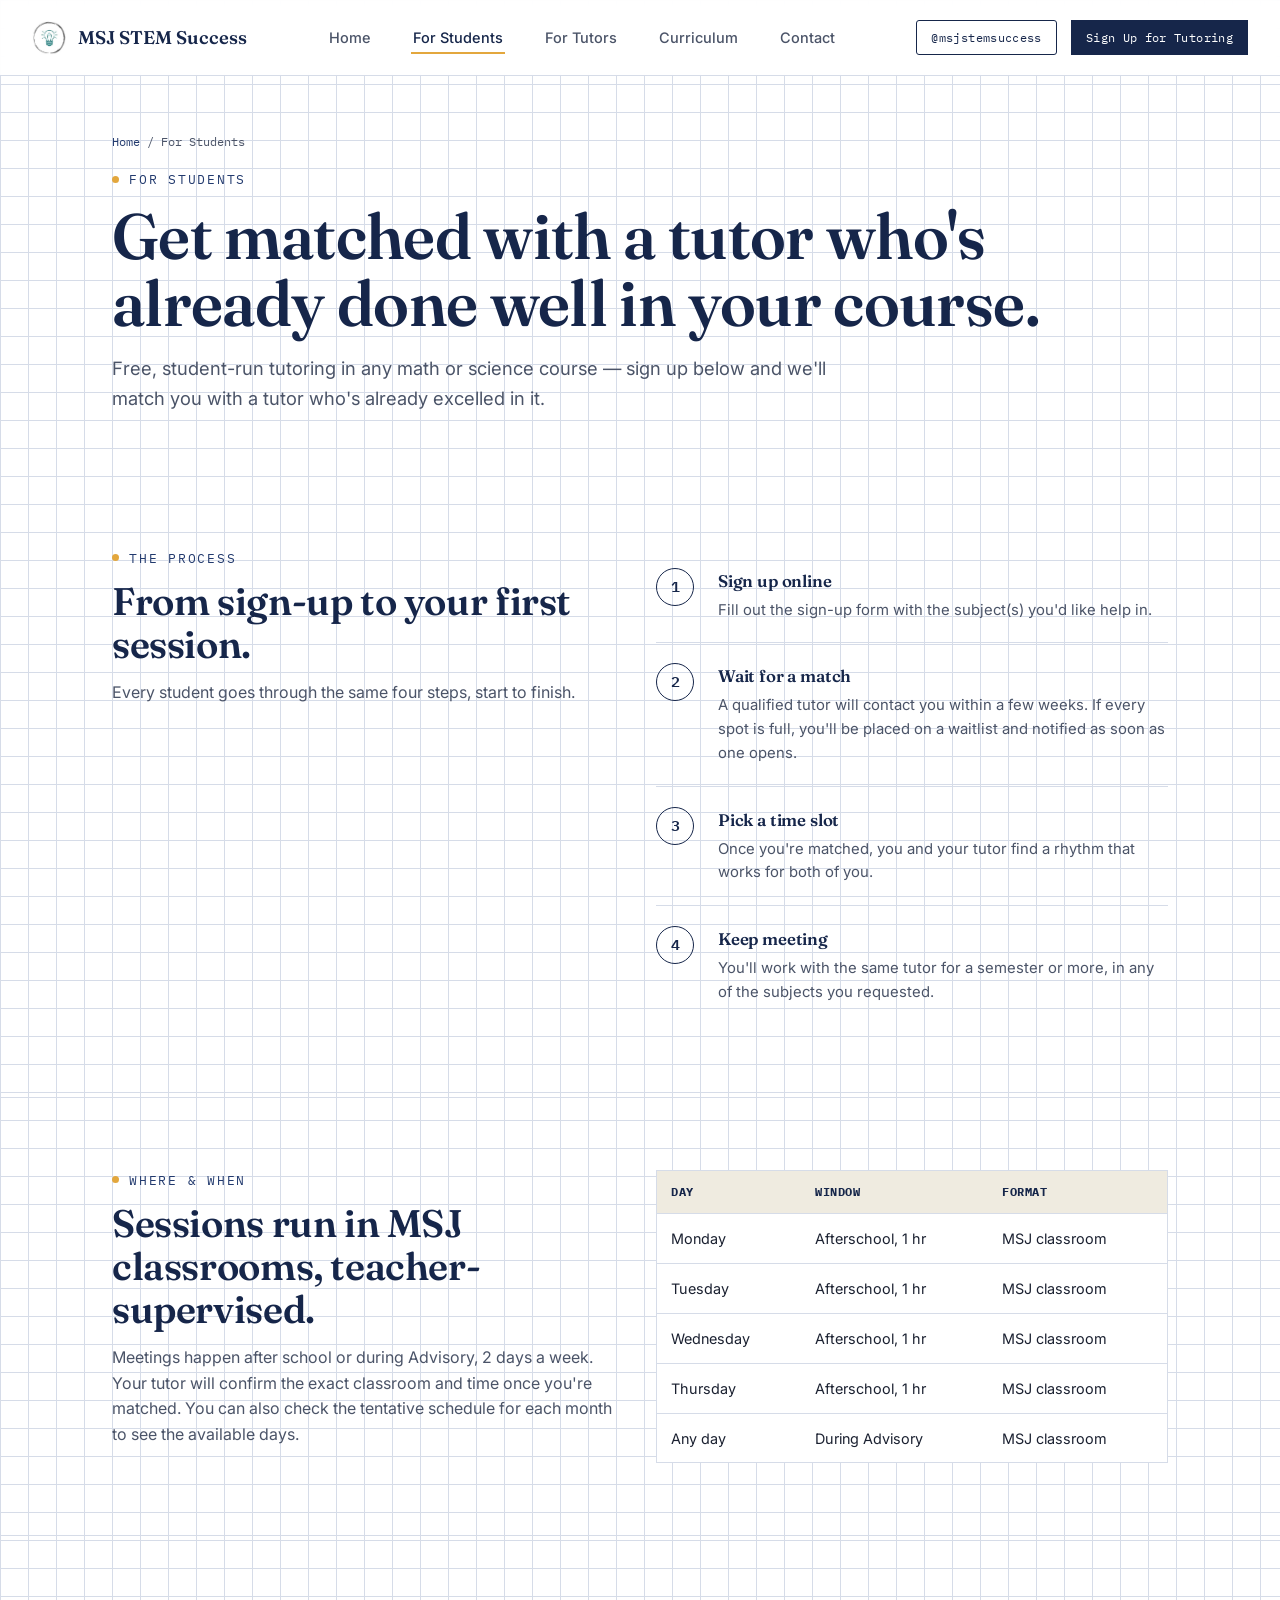
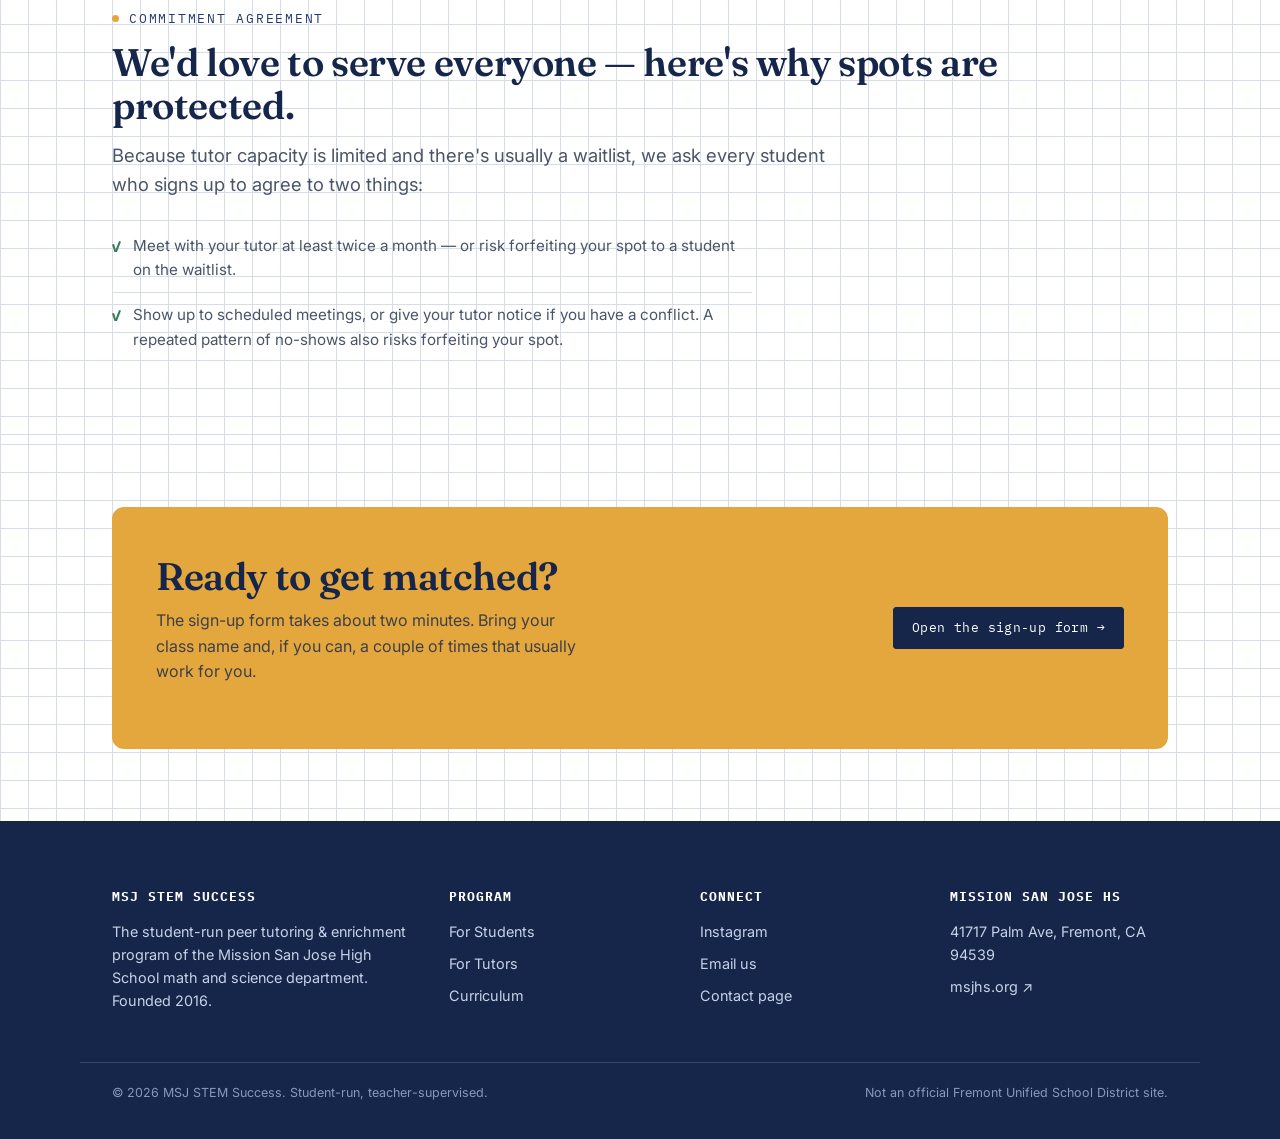
<file: students.html>
<!DOCTYPE html>
<html lang="en">
<head>
<meta charset="UTF-8">
<meta name="viewport" content="width=device-width, initial-scale=1.0">
<title>For Students — MSJ STEM Success</title>
<meta name="description" content="Sign up for a free peer tutor through MSJ STEM Success. See how matching works, the meeting schedule, and what's expected once you commit.">
<link rel="stylesheet" href="styles.css">
<link rel="icon" type="image/jpeg" href="content/logo.jpg">
</head>
<body>

<header class="site-header">
  <nav class="nav">
    <a href="index.html" class="brand">
      <img src="content/logo.jpg" alt="MSJ STEM Success logo" class="brand-mark">
      MSJ STEM Success
    </a>
    <ul class="nav-links" id="nav-links">
      <li><a href="index.html">Home</a></li>
      <li><a href="students.html" class="active">For Students</a></li>
      <li><a href="tutors.html">For Tutors</a></li>
      <li><a href="curriculum.html">Curriculum</a></li>
      <li><a href="contact.html">Contact</a></li>
    </ul>
    <div class="nav-cta">
      <a href="https://www.instagram.com/msjstemsuccess" class="btn btn-ghost btn-sm" target="_blank" rel="noopener">@msjstemsuccess</a>
      <a href="#signup" class="btn btn-primary btn-sm">Sign Up for Tutoring</a>
    </div>
    <button class="menu-toggle" aria-label="Toggle navigation menu" aria-expanded="false" aria-controls="nav-links">
      <span></span><span></span><span></span>
    </button>
  </nav>
</header>

<main>

  <section class="page-hero">
    <div class="wrap">
      <div class="breadcrumb"><a href="index.html">Home</a> / For Students</div>
      <p class="eyebrow">For students</p>
      <h1 style="margin-top:14px;">Get matched with a tutor who's already done well in your course.</h1>
      <p class="lede" style="margin-top:18px; max-width:60ch;">
        Free, student-run tutoring in any math or science course &mdash; sign up below and we'll
        match you with a tutor who's already excelled in it.
      </p>
    </div>
  </section>

  <!-- HOW IT WORKS -->
  <section class="section">
    <div class="wrap grid-2">
      <div>
        <p class="eyebrow">The process</p>
        <h2 style="margin-top:10px;">From sign-up to your first session.</h2>
        <p style="margin-top:14px;">Every student goes through the same four steps, start to finish.</p>
      </div>
      <ol class="step-list">
        <li>
          <div>
            <h3>Sign up online</h3>
            <p>Fill out the sign-up form with the subject(s) you'd like help in.</p>
          </div>
        </li>
        <li>
          <div>
            <h3>Wait for a match</h3>
            <p>A qualified tutor will contact you within a few weeks. If every spot is full, you'll be placed on a waitlist and notified as soon as one opens.</p>
          </div>
        </li>
        <li>
          <div>
            <h3>Pick a time slot</h3>
            <p>          Once you're matched, you and your tutor find a rhythm that works for both of you.</p>
          </div>
        </li>
        <li>
          <div>
            <h3>Keep meeting</h3>
            <p>You'll work with the same tutor for a semester or more, in any of the subjects you requested.</p>
          </div>
        </li>
      </ol>
    </div>
  </section>

  <!-- SCHEDULE -->
  <section class="section">
    <div class="wrap grid-2">
      <div>
        <p class="eyebrow">Where &amp; when</p>
        <h2 style="margin-top:10px;">Sessions run in MSJ classrooms, teacher-supervised.</h2>
        <p style="margin-top:14px;">
          Meetings happen after school or during Advisory, 2 days a week. Your tutor will
          confirm the exact classroom and time once you're matched. You can also check the tentative schedule
          for each month to see the available days.
        </p>
        
      </div>
      <table class="schedule">
        <thead>
          <tr><th>Day</th><th>Window</th><th>Format</th></tr>
        </thead>
        <tbody>
          <tr><td>Monday</td><td>Afterschool, 1 hr</td><td>MSJ classroom</td></tr>
          <tr><td>Tuesday</td><td>Afterschool, 1 hr</td><td>MSJ classroom</td></tr>
          <tr><td>Wednesday</td><td>Afterschool, 1 hr</td><td>MSJ classroom</td></tr>
          <tr><td>Thursday</td><td>Afterschool, 1 hr</td><td>MSJ classroom</td></tr>
          <tr><td>Any day</td><td>During Advisory</td><td>MSJ classroom</td></tr>
        </tbody>
      </table>
    </div>
  </section>

  <!-- COMMITMENT -->
  <section class="section">
    <div class="wrap">
      <p class="eyebrow">Commitment agreement</p>
      <h2 style="margin-top:10px; margin-bottom:14px;">We'd love to serve everyone &mdash; here's why spots are protected.</h2>
      <p class="lede" style="margin-bottom:24px;">
        Because tutor capacity is limited and there's usually a waitlist, we ask every student
        who signs up to agree to two things:
      </p>
      <ul class="checklist" style="max-width:640px;">
        <li>Meet with your tutor at least twice a month &mdash; or risk forfeiting your spot to a student on the waitlist.</li>
        <li>Show up to scheduled meetings, or give your tutor notice if you have a conflict. A repeated pattern of no-shows also risks forfeiting your spot.</li>
      </ul>
    </div>
  </section>

  <!-- SIGNUP CTA -->
  <section class="section" style="border-bottom:none;" id="signup">
    <div class="wrap">
      <div class="cta-banner">
        <div>
          <h2>Ready to get matched?</h2>
          <p style="margin-top:10px; color:var(--navy); opacity:.8; max-width:44ch;">
            The sign-up form takes about two minutes. Bring your class name and, if you can,
            a couple of times that usually work for you.
          </p>
        </div>
        <a href="https://docs.google.com/forms/d/e/1FAIpQLScma_Aj41gaEU7bL33UV3VNYgRnYNGfpQ6d3S5RD1QDi20BkQ/viewform" target="_blank" rel="noopener" class="btn btn-primary">Open the sign-up form →</a>
      </div>
    </div>
  </section>

</main>

<footer class="site-footer">
  <div class="wrap footer-grid">
    <div>
      <h4>MSJ STEM Success</h4>
      <p style="color:#C7D2E8; max-width:34ch; font-size:.9rem;">
        The student-run peer tutoring &amp; enrichment program of the Mission San Jose High School
        math and science department. Founded 2016.
      </p>
    </div>
    <div>
      <h4>Program</h4>
      <ul>
        <li><a href="students.html">For Students</a></li>
        <li><a href="tutors.html">For Tutors</a></li>
        <li><a href="curriculum.html">Curriculum</a></li>
      </ul>
    </div>
    <div>
      <h4>Connect</h4>
      <ul>
        <li><a href="https://www.instagram.com/msjstemsuccess" target="_blank" rel="noopener">Instagram</a></li>
        <li><a href="mailto:msjstemsuccess@gmail.com">Email us</a></li>
        <li><a href="contact.html">Contact page</a></li>
      </ul>
    </div>
    <div>
      <h4>Mission San Jose HS</h4>
      <ul>
        <li>41717 Palm Ave, Fremont, CA 94539</li>
        <li><a href="https://fremontunified.org/msjhs" target="_blank" rel="noopener">msjhs.org ↗</a></li>
      </ul>
    </div>
  </div>
  <div class="wrap footer-bottom">
    <span>© 2026 MSJ STEM Success. Student-run, teacher-supervised.</span>
    <span>Not an official Fremont Unified School District site.</span>
  </div>
</footer>

<script src="script.js" defer></script>
</body>
</html>
</file>
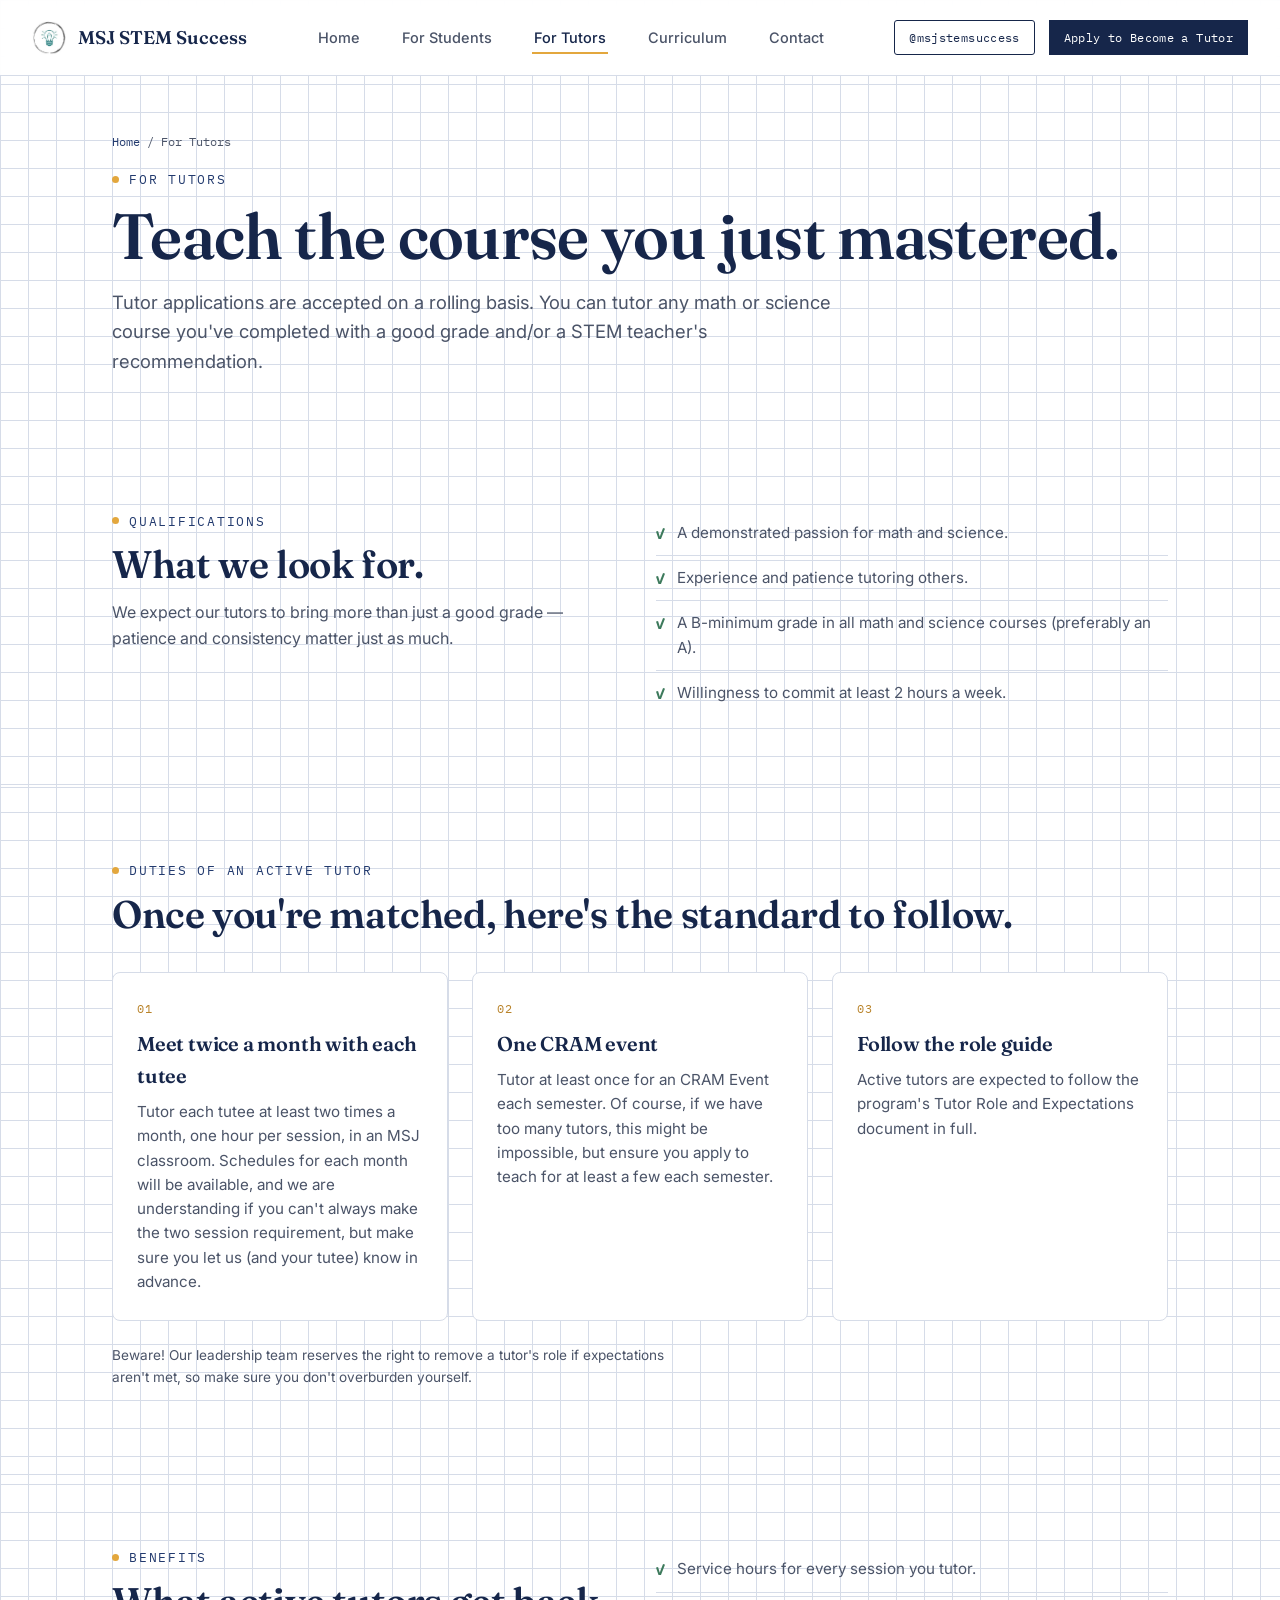
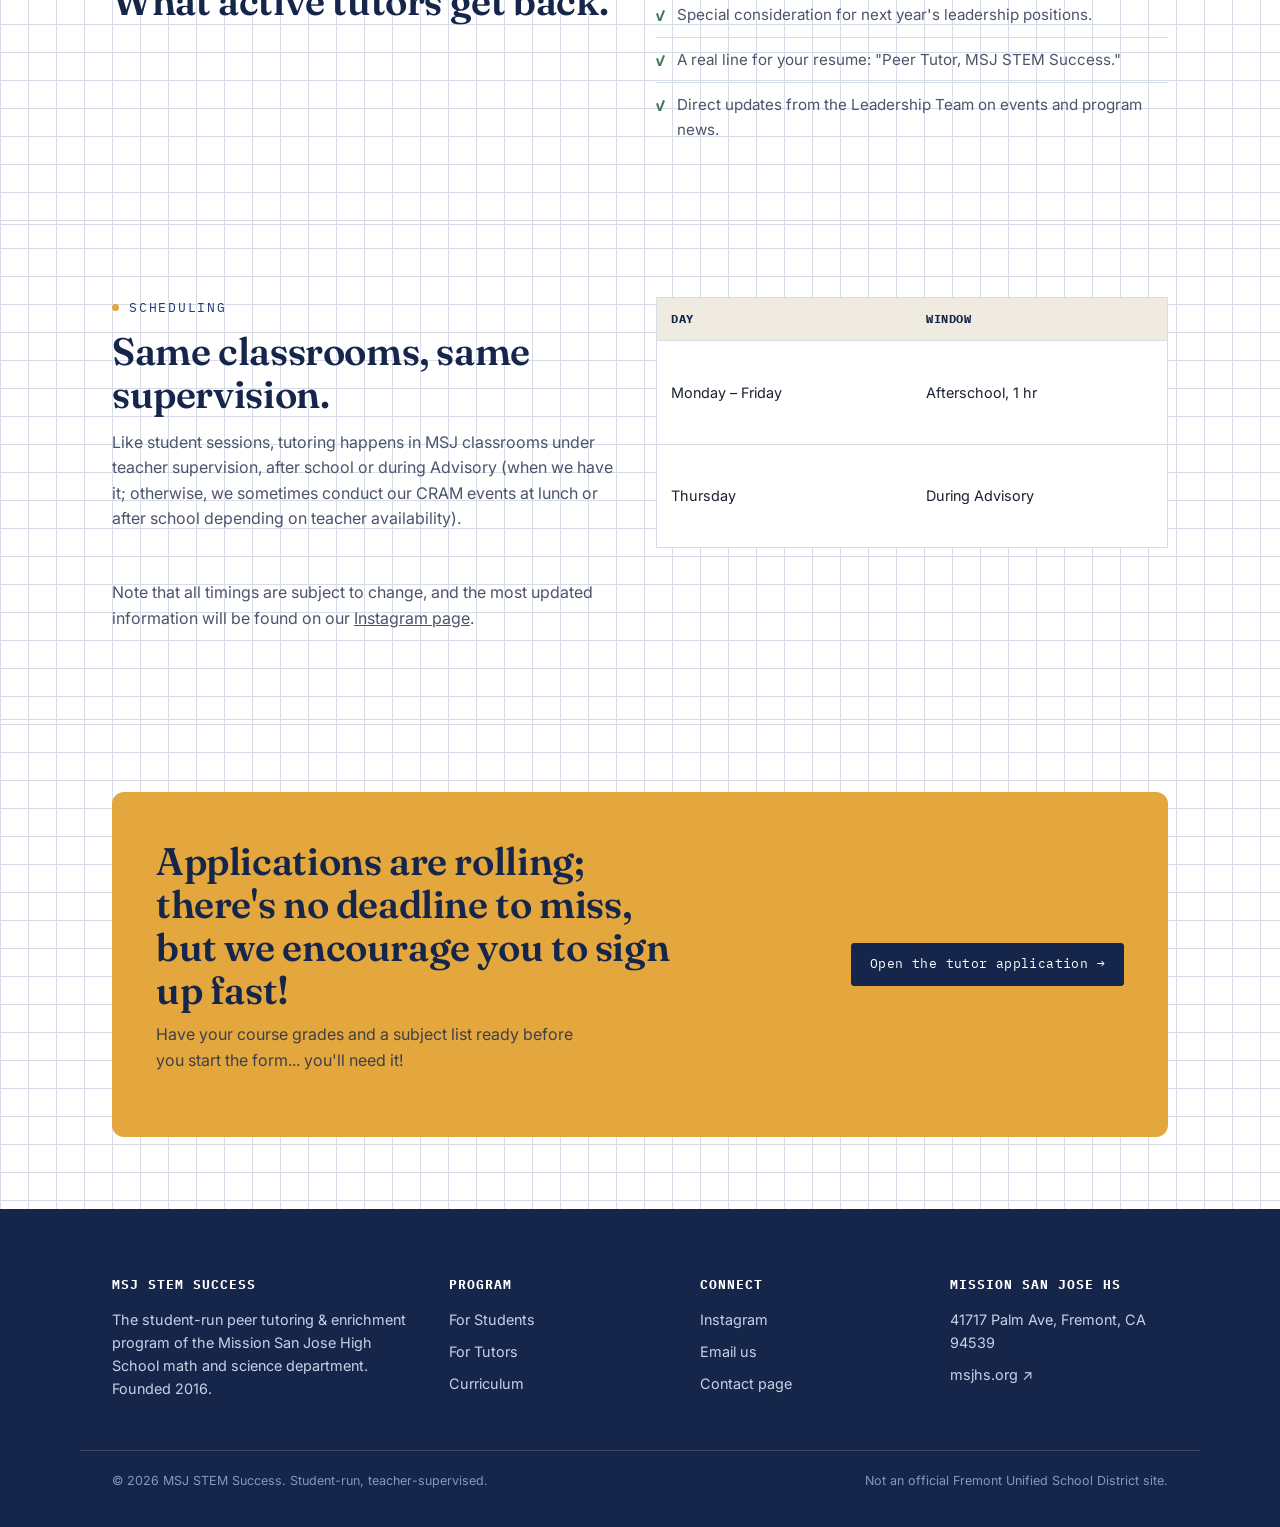
<file: tutors.html>
<!DOCTYPE html>
<html lang="en">
<head>
<meta charset="UTF-8">
<meta name="viewport" content="width=device-width, initial-scale=1.0">
<title>For Tutors — MSJ STEM Success</title>
<meta name="description" content="Apply to become a peer tutor with MSJ STEM Success. See qualifications, duties, benefits, and scheduling.">
<link rel="stylesheet" href="styles.css">
<link rel="icon" type="image/jpeg" href="content/logo.jpg">
</head>
<body>

<header class="site-header">
  <nav class="nav">
    <a href="index.html" class="brand">
      <img src="content/logo.jpg" alt="MSJ STEM Success logo" class="brand-mark">
      MSJ STEM Success
    </a>
    <ul class="nav-links" id="nav-links">
      <li><a href="index.html">Home</a></li>
      <li><a href="students.html">For Students</a></li>
      <li><a href="tutors.html" class="active">For Tutors</a></li>
      <li><a href="curriculum.html">Curriculum</a></li>
      <li><a href="contact.html">Contact</a></li>
    </ul>
    <div class="nav-cta">
      <a href="https://www.instagram.com/msjstemsuccess" class="btn btn-ghost btn-sm" target="_blank" rel="noopener">@msjstemsuccess</a>
      <a href="#apply" class="btn btn-primary btn-sm">Apply to Become a Tutor</a>
    </div>
    <button class="menu-toggle" aria-label="Toggle navigation menu" aria-expanded="false" aria-controls="nav-links">
      <span></span><span></span><span></span>
    </button>
  </nav>
</header>

<main>

  <section class="page-hero">
    <div class="wrap">
      <div class="breadcrumb"><a href="index.html">Home</a> / For Tutors</div>
      <p class="eyebrow">For tutors</p>
      <h1 style="margin-top:14px;">Teach the course you just mastered.</h1>
      <p class="lede" style="margin-top:18px; max-width:60ch;">
        Tutor applications are accepted on a rolling basis. You can tutor any math or science
        course you've completed with a good grade and/or a STEM teacher's recommendation.
      </p>
    </div>
  </section>

  <!-- QUALIFICATIONS -->
  <section class="section">
    <div class="wrap grid-2">
      <div>
        <p class="eyebrow">Qualifications</p>
        <h2 style="margin-top:10px;">What we look for.</h2>
        <p style="margin-top:14px;">We expect our tutors to bring more than just a good grade &mdash; patience and consistency matter just as much.</p>
      </div>
      <ul class="checklist">
        <li>A demonstrated passion for math and science.</li>
        <li>Experience and patience tutoring others.</li>
        <li>A B-minimum grade in all math and science courses (preferably an A).</li>
        <li>Willingness to commit at least 2 hours a week.</li>
      </ul>
    </div>
  </section>

  <!-- DUTIES -->
  <section class="section">
    <div class="wrap">
      <p class="eyebrow">Duties of an active tutor</p>
      <h2 style="margin-top:10px; margin-bottom:36px;">Once you're matched, here's the standard to follow.</h2>
      <div class="grid-3">
        <div class="card">
          <span class="card-index">01</span>
          <h3>Meet twice a month with each tutee</h3>
          <p>Tutor each tutee at least two times a month, one hour per session, in an MSJ classroom. Schedules for each month will be available, and we are understanding if you can't always make the two session requirement, but make sure you let us (and your tutee) know in advance.</p>
        </div>
        <div class="card">
          <span class="card-index">02</span>
          <h3>One CRAM event</h3>
          <p>Tutor at least once for an CRAM Event each semester. Of course, if we have too many tutors, this might be impossible, but ensure you apply to teach for at least a few each semester.</p>
        </div>
        <div class="card">
          <span class="card-index">03</span>
          <h3>Follow the role guide</h3>
          <p>Active tutors are expected to follow the program's Tutor Role and Expectations document in full.</p>
        </div>
      </div>
      <p style="margin-top:24px; font-size:.85rem;">
        Beware! Our leadership team reserves the right to remove a tutor's role if expectations aren't met, so make sure you don't overburden yourself.
      </p>
    </div>
  </section>

  <!-- BENEFITS -->
  <section class="section">
    <div class="wrap grid-2">
      <div>
        <p class="eyebrow">Benefits</p>
        <h2 style="margin-top:10px;">What active tutors get back.</h2>
      </div>
      <ul class="checklist">
        <li>Service hours for every session you tutor.</li>
        <li>Special consideration for next year's leadership positions.</li>
        <li>A real line for your resume: "Peer Tutor, MSJ STEM Success."</li>
        <li>Direct updates from the Leadership Team on events and program news.</li>
      </ul>
    </div>
  </section>

  <!-- SCHEDULE -->
  <section class="section">
    <div class="wrap grid-2">
      <div>
        <p class="eyebrow">Scheduling</p>
        <h2 style="margin-top:10px;">Same classrooms, same supervision.</h2>
        <p style="margin-top:14px;">
          Like student sessions, tutoring happens in MSJ classrooms under teacher supervision,
          after school or during Advisory (when we have it; otherwise, we sometimes conduct our CRAM events at lunch or after school depending on teacher availability).
        </p>
      </div>
      <table class="schedule">
        <thead>
          <tr><th>Day</th><th>Window</th></tr>
        </thead>
        <tbody>
          <tr><td>Monday – Friday</td><td>Afterschool, 1 hr</td></tr>
          <tr><td>Thursday</td><td>During Advisory</td></tr>
        </tbody>
      </table>
      <p>Note that all timings are subject to change, and the most updated information will be found on our <a target="_blank" href="https://www.instagram.com/msjstemsuccess">Instagram page</a>.</p>
    </div>
  </section>

  <!-- APPLY CTA -->
  <section class="section" style="border-bottom:none;" id="apply">
    <div class="wrap">
      <div class="cta-banner">
        <div>
          <h2>Applications are rolling; there's no deadline to miss, but we encourage you to sign up fast!</h2>
          <p style="margin-top:10px; color:var(--navy); opacity:.8; max-width:44ch;">
            Have your course grades and a subject list ready before you start the form... you'll need it!
          </p>
        </div>
        <a href="https://docs.google.com/forms/d/e/1FAIpQLSdheMVrHPgpXd7c07BUAME75NBuu0KDYA6PCWSepqXtElR_1w/viewform" target="_blank" rel="noopener" class="btn btn-primary">Open the tutor application →</a>
      </div>

    </div>
  </section>

</main>

<footer class="site-footer">
  <div class="wrap footer-grid">
    <div>
      <h4>MSJ STEM Success</h4>
      <p style="color:#C7D2E8; max-width:34ch; font-size:.9rem;">
        The student-run peer tutoring &amp; enrichment program of the Mission San Jose High School
        math and science department. Founded 2016.
      </p>
    </div>
    <div>
      <h4>Program</h4>
      <ul>
        <li><a href="students.html">For Students</a></li>
        <li><a href="tutors.html">For Tutors</a></li>
        <li><a href="curriculum.html">Curriculum</a></li>
      </ul>
    </div>
    <div>
      <h4>Connect</h4>
      <ul>
        <li><a href="https://www.instagram.com/msjstemsuccess" target="_blank" rel="noopener">Instagram</a></li>
        <li><a href="mailto:msjstemsuccess@gmail.com">Email us</a></li>
        <li><a href="contact.html">Contact page</a></li>
      </ul>
    </div>
    <div>
      <h4>Mission San Jose HS</h4>
      <ul>
        <li>41717 Palm Ave, Fremont, CA 94539</li>
        <li><a href="https://fremontunified.org/msjhs" target="_blank" rel="noopener">msjhs.org ↗</a></li>
      </ul>
    </div>
  </div>
  <div class="wrap footer-bottom">
    <span>© 2026 MSJ STEM Success. Student-run, teacher-supervised.</span>
    <span>Not an official Fremont Unified School District site.</span>
  </div>
</footer>

<script src="script.js" defer></script>
</body>
</html>
</file>
<file: styles.css>
/* =========================================================
   MSJ STEM Success — design tokens
   Concept: a lab notebook page rendered in Warriors blue & gold.
   Graph-paper ground, worked-equation signature, subject-code
   labels typeset like margin annotations.
   ========================================================= */

@import url('https://fonts.googleapis.com/css2?family=Fraunces:opsz,wght@9..144,400..700&family=Fraunces:ital,opsz,wght@1,9..144,500&family=IBM+Plex+Mono:wght@400;500;600&family=Inter:wght@400;500;600;700&display=swap');

:root{
  /* palette */
  --paper:      #FFFFFF;
  --paper-dim:  #EFEBE0;
  --grid-line:  #D6DCE8;
  --ink:        #1B2131;
  --ink-soft:   #4B5468;
  --navy:       #16264A;
  --navy-2:     #223A6E;
  --gold:       #E3A73D;
  --gold-deep:  #B9832A;
  --green:      #3D7A5C;
  --red-pin:    #B4472F;

  /* type */
  --f-display: 'Fraunces', serif;
  --f-mono:    'IBM Plex Mono', monospace;
  --f-body:    'Inter', sans-serif;

  --radius: 3px;
}

*{ box-sizing:border-box; }
html{ scroll-behavior:smooth; }
body{
  margin:0;
  background:var(--paper);
  color:var(--ink);
  font-family:var(--f-body);
  font-size:16px;
  line-height:1.6;
  background-image:
    linear-gradient(var(--grid-line) 1px, transparent 1px),
    linear-gradient(90deg, var(--grid-line) 1px, transparent 1px);
  background-size:28px 28px;
  background-attachment:local;
}

img{ max-width:100%; display:block; }
a{ color:inherit; }

.wrap{
  max-width:1120px;
  margin:0 auto;
  padding:0 32px;
}

/* ---------- utility type ---------- */
.eyebrow{
  font-family:var(--f-mono);
  font-size:12.5px;
  letter-spacing:.14em;
  text-transform:uppercase;
  color:var(--navy-2);
  display:flex;
  align-items:center;
  gap:10px;
}
.eyebrow::before{
  content:"";
  width:7px; height:7px;
  background:var(--gold);
  border-radius:50%;
  display:inline-block;
}
.tag{
  font-family:var(--f-mono);
  font-size:12px;
  letter-spacing:.06em;
  padding:3px 9px;
  border:1px solid var(--navy);
  border-radius:20px;
  color:var(--navy);
  background:#fff;
  white-space:nowrap;
}

h1,h2,h3{
  font-family:var(--f-display);
  color:var(--navy);
  margin:0;
  letter-spacing:-.01em;
}
h1{ font-size:clamp(2.4rem,5vw,4rem); font-weight:600; line-height:1.04; }
h2{ font-size:clamp(1.7rem,3vw,2.5rem); font-weight:600; line-height:1.12; }
h3{ font-size:1.25rem; font-weight:600; }
p{ margin:0 0 1em; color:var(--ink-soft); max-width:62ch; }
.lede{ font-size:1.15rem; color:var(--ink-soft); }
.text-wide{ max-width:none; }

.section{ padding:72px 0; border-bottom:1px solid var(--grid-line); }
.section-tight{ padding:48px 0; }

/* ---------- header / nav ---------- */
.site-header{
  position:sticky; top:0; z-index:50;
  background:rgba(255,255,255,.92);
  backdrop-filter:blur(6px);
  border-bottom:1px solid var(--grid-line);
}
.nav{
  display:flex; align-items:center; justify-content:space-between;
  gap:24px;
  padding:20px 32px;
  max-width:1400px; margin:0 auto;
}
.brand{
  display:flex; align-items:center; gap:12px;
  font-family:var(--f-display); font-weight:600; font-size:1.15rem;
  color:var(--navy); text-decoration:none;
}
.brand-mark{
  width:34px; height:34px; border-radius:7px;
  object-fit:cover;
  flex-shrink:0;
}
.nav-links{
  display:flex; align-items:center; gap:38px;
  list-style:none; margin:0; padding:0;
}
.nav-links li{ flex-shrink:0; }
.nav-links a{
  text-decoration:none; font-size:14.5px; font-weight:500;
  color:var(--ink-soft);
  padding:6px 2px;
  border-bottom:2px solid transparent;
  white-space:nowrap;
  transition:color .15s, border-color .15s;
}
.nav-links a:hover, .nav-links a.active{
  color:var(--navy); border-color:var(--gold);
}
.nav-cta{
  display:flex; gap:14px; align-items:center;
  flex-shrink:0;
}
.nav-cta .btn-primary{ border-radius:0; }
.btn{
  font-family:var(--f-mono);
  font-size:13px; letter-spacing:.03em;
  padding:10px 18px;
  border-radius:var(--radius);
  text-decoration:none;
  white-space:nowrap;
  display:inline-flex; align-items:center; gap:8px;
  border:1.5px solid var(--navy);
  transition:transform .15s, box-shadow .15s, background .15s, color .15s;
  cursor:pointer;
}
.btn-primary{
  background:var(--navy); color:#fff;
}
.btn-primary:hover{ background:var(--navy-2); transform:translateY(-1px); }
.btn-ghost{
  background:transparent; color:var(--navy);
}
.btn-ghost:hover{ background:var(--navy); color:#fff; }
.btn-gold{
  background:var(--gold); border-color:var(--gold-deep); color:var(--navy);
  font-weight:600;
}
.btn-gold:hover{ background:var(--gold-deep); transform:translateY(-1px); }
.btn-sm{ padding:7px 14px; font-size:12px; }
.menu-toggle{
  display:none;
  flex-direction:column; justify-content:center; gap:5px;
  width:34px; height:34px; flex-shrink:0;
  background:none; border:none; padding:0; cursor:pointer;
}
.menu-toggle span{
  display:block; width:100%; height:2px; background:var(--navy);
  transition:transform .2s, opacity .2s;
}
.menu-toggle.open span:nth-child(1){ transform:translateY(7px) rotate(45deg); }
.menu-toggle.open span:nth-child(2){ opacity:0; }
.menu-toggle.open span:nth-child(3){ transform:translateY(-7px) rotate(-45deg); }

/* ---------- hero / equation signature ---------- */
.hero{
  padding:64px 0 40px;
  position:relative;
  overflow:hidden;
}
.hero-grid{
  display:grid;
  grid-template-columns:1.1fr .9fr;
  gap:56px;
  align-items:center;
}
.hero h1 .accent{ color:var(--gold-deep); font-style:italic; font-weight:500; }
.hero-sub{ margin-top:18px; }
.hero-ctas{ display:flex; gap:14px; margin-top:28px; flex-wrap:wrap; }

.equation-card{
  background:#fff;
  border:1.5px solid var(--navy);
  border-radius:8px;
  box-shadow:6px 6px 0 var(--gold);
  position:relative;
  width:100%;
  max-width:360px;
  margin:0 auto;
  aspect-ratio:1;
  overflow:hidden;
}
.equation-card .equation-photo{
  width:100%; height:100%;
  object-fit:cover;
  display:block;
}
.equation-card .paperclip{
  position:absolute; top:-14px; left:50%;
  width:26px; height:44px;
  margin-left:-13px;
  border:3px solid var(--ink-soft);
  border-radius:13px 13px 0 0 / 20px 20px 0 0;
  border-bottom:none;
  opacity:.5;
  transform:rotate(8deg);
  z-index:2;
}

/* ---------- stat strip ---------- */
.stat-strip{
  display:grid; grid-template-columns:repeat(4,1fr);
  gap:1px; background:var(--grid-line);
  border:1px solid var(--grid-line);
  margin-top:40px;
}
.stat{
  background:var(--paper); padding:24px 20px; text-align:left;
}
.stat .num{
  font-family:var(--f-display); font-size:2.1rem; color:var(--navy); font-weight:600;
  display:block;
}
.stat .label{
  font-family:var(--f-mono); font-size:11.5px; letter-spacing:.05em;
  color:var(--ink-soft); text-transform:uppercase;
}

/* ---------- subject columns ---------- */
.subject-columns{
  display:flex; flex-wrap:wrap; gap:36px; align-items:flex-start;
  margin-top:24px;
}
.subject-column{ min-width:150px; }
.subject-column-label{
  font-family:var(--f-mono); font-size:12px; font-weight:600;
  letter-spacing:.08em; text-transform:uppercase;
  color:var(--navy); margin-bottom:12px;
  padding-bottom:8px; border-bottom:2px solid var(--navy);
}
.subject-column-science .subject-column-label{
  color:var(--green); border-color:var(--green);
}
.subject-column-cs .subject-column-label{
  color:var(--gold-deep); border-color:var(--gold-deep);
}
.subject-list{
  list-style:none; margin:0; padding:0;
  display:flex; flex-direction:column; gap:8px;
}
.subject-list li{
  font-size:.92rem; color:var(--ink-soft);
  padding-left:15px; position:relative;
}
.subject-list li::before{
  content:"•"; position:absolute; left:0;
  color:var(--navy);
}
.subject-column-science .subject-list li::before{ color:var(--green); }
.subject-column-cs .subject-list li::before{ color:var(--gold-deep); }

/* ---------- cards / grid ---------- */
.grid-3{ display:grid; grid-template-columns:repeat(3,1fr); gap:24px; }
.grid-2{ display:grid; grid-template-columns:1fr 1fr; gap:32px; }
.card{
  background:#fff; border:1px solid var(--grid-line);
  border-radius:8px; padding:26px 24px;
  position:relative;
}
.card .card-index{
  font-family:var(--f-mono); font-size:12px; color:var(--gold-deep);
  letter-spacing:.05em; margin-bottom:10px; display:block;
}
.card h3{ margin-bottom:8px; }
.card p{ font-size:.95rem; margin-bottom:0; }

/* ---------- officer / team cards ---------- */
.team-grid{
  display:grid;
  grid-template-columns:repeat(auto-fill, minmax(170px,1fr));
  gap:24px;
}
.team-card{ text-align:center; }
.team-photo{
  width:100%; aspect-ratio:1;
  object-fit:cover;
  border-radius:8px;
  border:1px solid var(--grid-line);
  background:var(--paper-dim);
  margin-bottom:14px;
}
.team-card h3{ font-size:1.05rem; margin-bottom:8px; }
.team-bio{
  font-size:.85rem; color:var(--ink-soft);
  margin:10px 0 0; max-width:none;
}

.step-list{ list-style:none; margin:0; padding:0; counter-reset:step; }
.step-list li{
  counter-increment:step;
  display:grid; grid-template-columns:44px 1fr; gap:18px;
  padding:20px 0; border-bottom:1px solid var(--grid-line);
}
.step-list li:last-child{ border-bottom:none; }
.step-list li::before{
  content:counter(step);
  font-family:var(--f-mono); font-weight:600; font-size:15px;
  color:var(--navy);
  width:36px; height:36px; border-radius:50%;
  border:1.5px solid var(--navy);
  display:flex; align-items:center; justify-content:center;
}
.step-list h3{ font-size:1.05rem; margin-bottom:4px; }
.step-list p{ font-size:.93rem; margin:0; }

/* ---------- callout / notebook margin note ---------- */
.margin-note{
  border-left:3px solid var(--gold);
  background:var(--paper-dim);
  padding:16px 20px;
  font-size:.93rem;
  color:var(--ink-soft);
  border-radius:0 6px 6px 0;
}
.margin-note b{ color:var(--navy); }

/* ---------- checklist ---------- */
.checklist{ list-style:none; margin:0; padding:0; }
.checklist li{
  display:flex; gap:12px; padding:10px 0;
  border-bottom:1px solid var(--grid-line);
  font-size:.95rem; color:var(--ink-soft);
}
.checklist li:last-child{ border-bottom:none; }
.checklist li::before{
  content:"✓"; color:var(--green); font-weight:700; flex-shrink:0;
  font-family:var(--f-mono);
}

/* ---------- schedule table (real scheduling data) ---------- */
.schedule{
  width:100%; border-collapse:collapse;
  background:#fff; border:1px solid var(--grid-line);
  font-size:.9rem;
}
.schedule th, .schedule td{
  padding:12px 14px; text-align:left; border-bottom:1px solid var(--grid-line);
}
.schedule th{
  font-family:var(--f-mono); font-size:11.5px; letter-spacing:.05em;
  text-transform:uppercase; color:var(--navy); background:var(--paper-dim);
}
.schedule tr:last-child td{ border-bottom:none; }

/* ---------- Instagram / social block ---------- */
.ig-block{
  background:var(--navy);
  border-radius:12px;
  padding:44px 40px;
  color:#fff;
  display:grid;
  grid-template-columns:1fr 1fr;
  gap:36px;
  align-items:center;
}
.ig-block h2{ color:#fff; }
.ig-block p{ color:#C7D2E8; }
.ig-handle{
  font-family:var(--f-mono); color:var(--gold);
}
.ig-grid{
  display:grid; grid-template-columns:repeat(3,1fr); gap:8px;
}
.ig-tile{
  aspect-ratio:1; border-radius:6px;
  background:linear-gradient(135deg,var(--navy-2),#2E4E90);
  display:flex; align-items:center; justify-content:center;
  color:rgba(255,255,255,.55);
  font-family:var(--f-mono); font-size:11px; text-align:center; padding:8px;
  border:1px solid rgba(255,255,255,.12);
}

/* ---------- CTA banner ---------- */
.cta-banner{
  background:var(--gold);
  border-radius:12px;
  padding:48px 44px;
  display:flex; justify-content:space-between; align-items:center; gap:24px;
  flex-wrap:wrap;
}
.cta-banner h2{ color:var(--navy); max-width:520px; }
.cta-banner .btn-primary{ background:var(--navy); }

/* ---------- footer ---------- */
.site-footer{
  padding:48px 0 36px;
  background:var(--navy);
  color:#C7D2E8;
}
.footer-grid{
  display:grid; grid-template-columns:1.4fr 1fr 1fr 1fr; gap:32px;
}
.site-footer h4{
  font-family:var(--f-mono); color:#fff; font-size:12.5px;
  letter-spacing:.08em; text-transform:uppercase; margin-bottom:14px;
}
.site-footer a{ text-decoration:none; color:#C7D2E8; }
.site-footer a:hover{ color:var(--gold); }
.site-footer ul{ list-style:none; padding:0; margin:0; display:flex; flex-direction:column; gap:9px; font-size:.9rem; }
.footer-bottom{
  margin-top:36px; padding-top:20px; border-top:1px solid rgba(255,255,255,.15);
  display:flex; justify-content:space-between; font-size:12.5px; color:#8598BE;
  flex-wrap:wrap; gap:10px;
}

/* ---------- curriculum resource cards ---------- */
.subject-block{ margin-top:56px; }
.subject-block:first-child{ margin-top:0; }
.subject-block-head{
  display:flex; align-items:baseline; gap:12px; margin-bottom:20px;
}
.subject-count{
  font-family:var(--f-mono); font-size:12px; color:var(--ink-soft);
}
.resource-grid{
  display:grid; grid-template-columns:repeat(2,1fr); gap:16px;
}
.resource-card{
  background:#fff; border:1px solid var(--grid-line);
  border-radius:8px; padding:18px 20px;
  display:flex; align-items:flex-start; gap:14px;
  text-decoration:none;
  transition:border-color .15s, transform .15s, box-shadow .15s;
}
.resource-card:hover{
  border-color:var(--navy); transform:translateY(-2px);
  box-shadow:3px 3px 0 var(--gold);
}
.resource-icon{
  font-family:var(--f-mono); font-size:10.5px; letter-spacing:.04em;
  color:var(--navy); background:var(--paper-dim);
  border:1px solid var(--grid-line); border-radius:4px;
  padding:6px 8px; flex-shrink:0;
}
.resource-card h3{ font-size:.98rem; margin-bottom:3px; color:var(--navy); }
.resource-card p{ font-size:.85rem; margin:0; color:var(--ink-soft); max-width:none; }

/* ---------- page header (non-home pages) ---------- */
.page-hero{
  padding:56px 0 44px;
}
.page-hero .eyebrow{ margin-bottom:14px; }
.breadcrumb{
  font-family:var(--f-mono); font-size:12px; color:var(--ink-soft);
  margin-bottom:18px;
}
.breadcrumb a{ color:var(--navy-2); text-decoration:none; }

/* ---------- responsive ---------- */
@media (max-width: 880px){
  .hero-grid, .grid-2, .ig-block{ grid-template-columns:1fr; }
  .grid-3{ grid-template-columns:1fr; }
  .stat-strip{ grid-template-columns:repeat(2,1fr); }
  .footer-grid{ grid-template-columns:1fr 1fr; }
  .nav-links{ display:none; }
  .nav-links.open{
    display:flex; flex-direction:column; align-items:stretch; gap:0;
    position:absolute; top:100%; left:0; right:0;
    background:var(--paper);
    border-bottom:1px solid var(--grid-line);
    padding:8px 32px 20px;
    box-shadow:0 12px 20px rgba(0,0,0,.08);
  }
  .nav-links.open li{ width:100%; }
  .nav-links.open a{ display:block; padding:14px 0; border-bottom:1px solid var(--grid-line); }
  .menu-toggle{ display:flex; }
  .cta-banner{ flex-direction:column; align-items:flex-start; }
  .resource-grid{ grid-template-columns:1fr; }
}

@media (prefers-reduced-motion: reduce){
  *{ scroll-behavior:auto !important; transition:none !important; }
}
</file>
